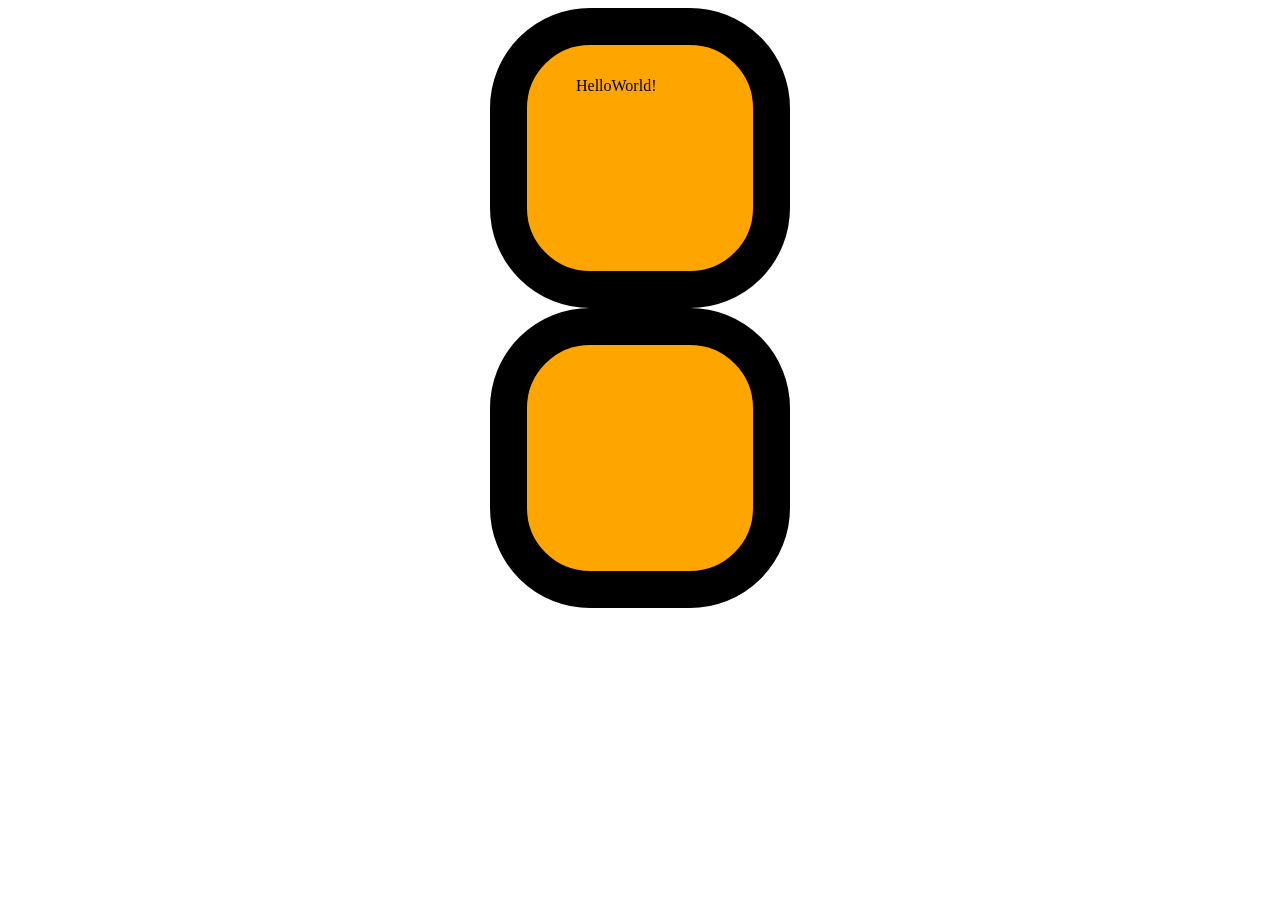
<file: boxmodel/index.html>
<!DOCTYPE html>
<html lang="en">
<head>
    <link rel="stylesheet" href="css.css">
    <meta charset="UTF-8">
    <meta name="viewport" content="width=device-width, initial-scale=1.0">
    <title>Document</title>
</head>
<body>
    <div class="container" style= "width: 300px; height: 300px; background-color: orange;">
        HelloWorld!

    </div>

    <div class="special" style= "width: 300px; height: 300px; background-color: orange; margin-top: 50 px">
        </div>
</body>
</html>
</file>
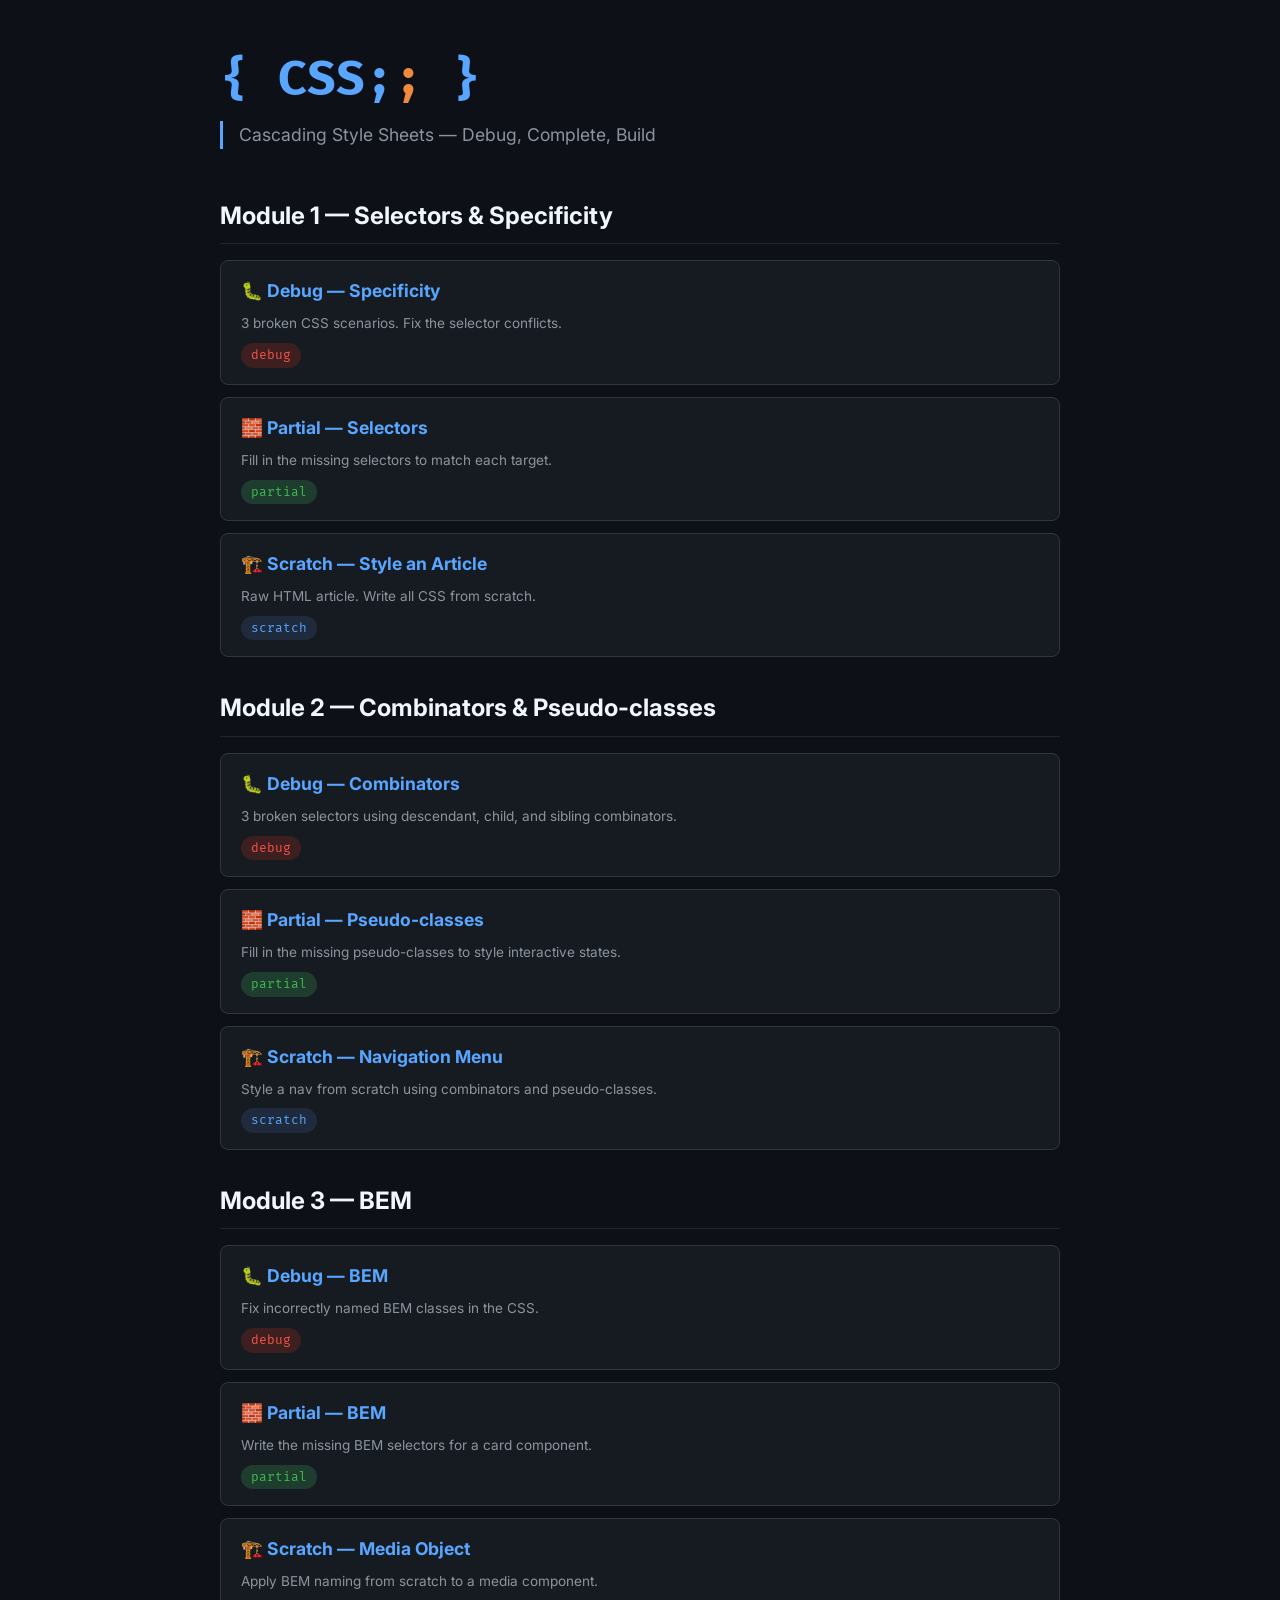
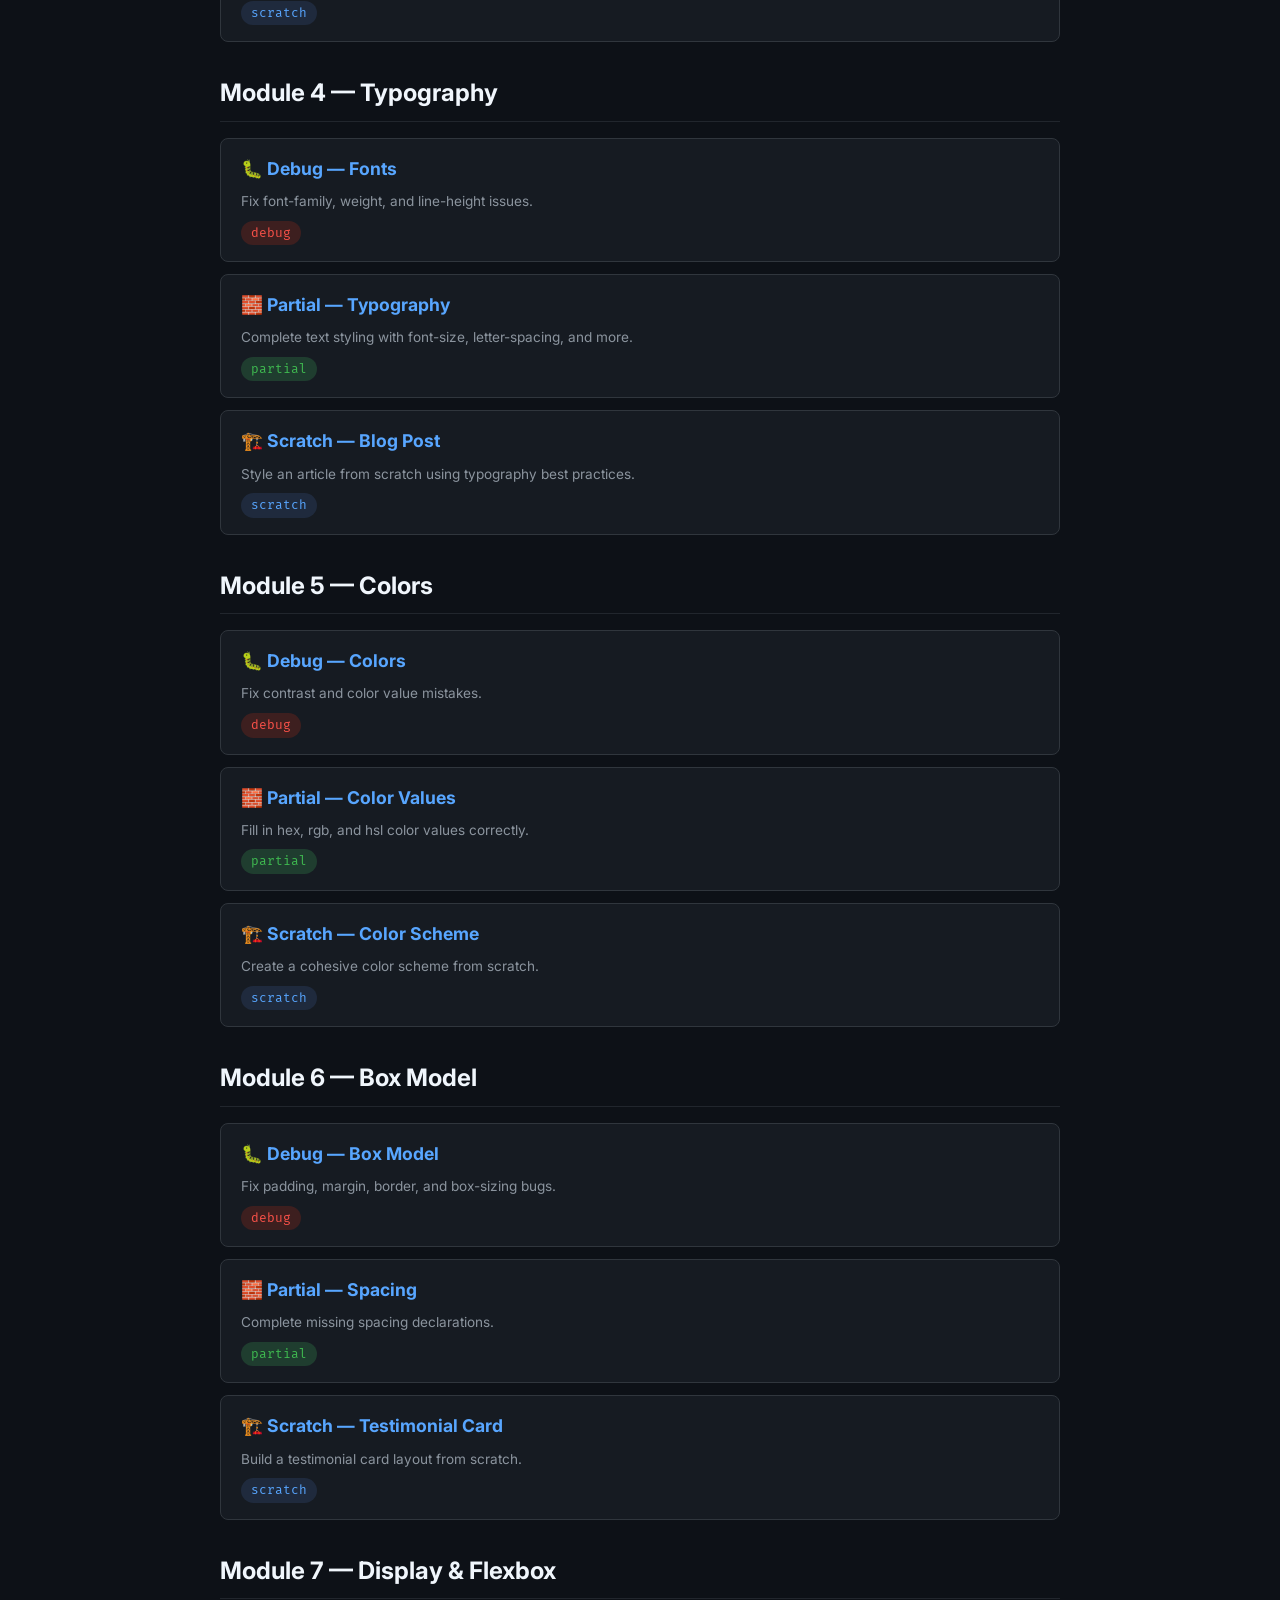
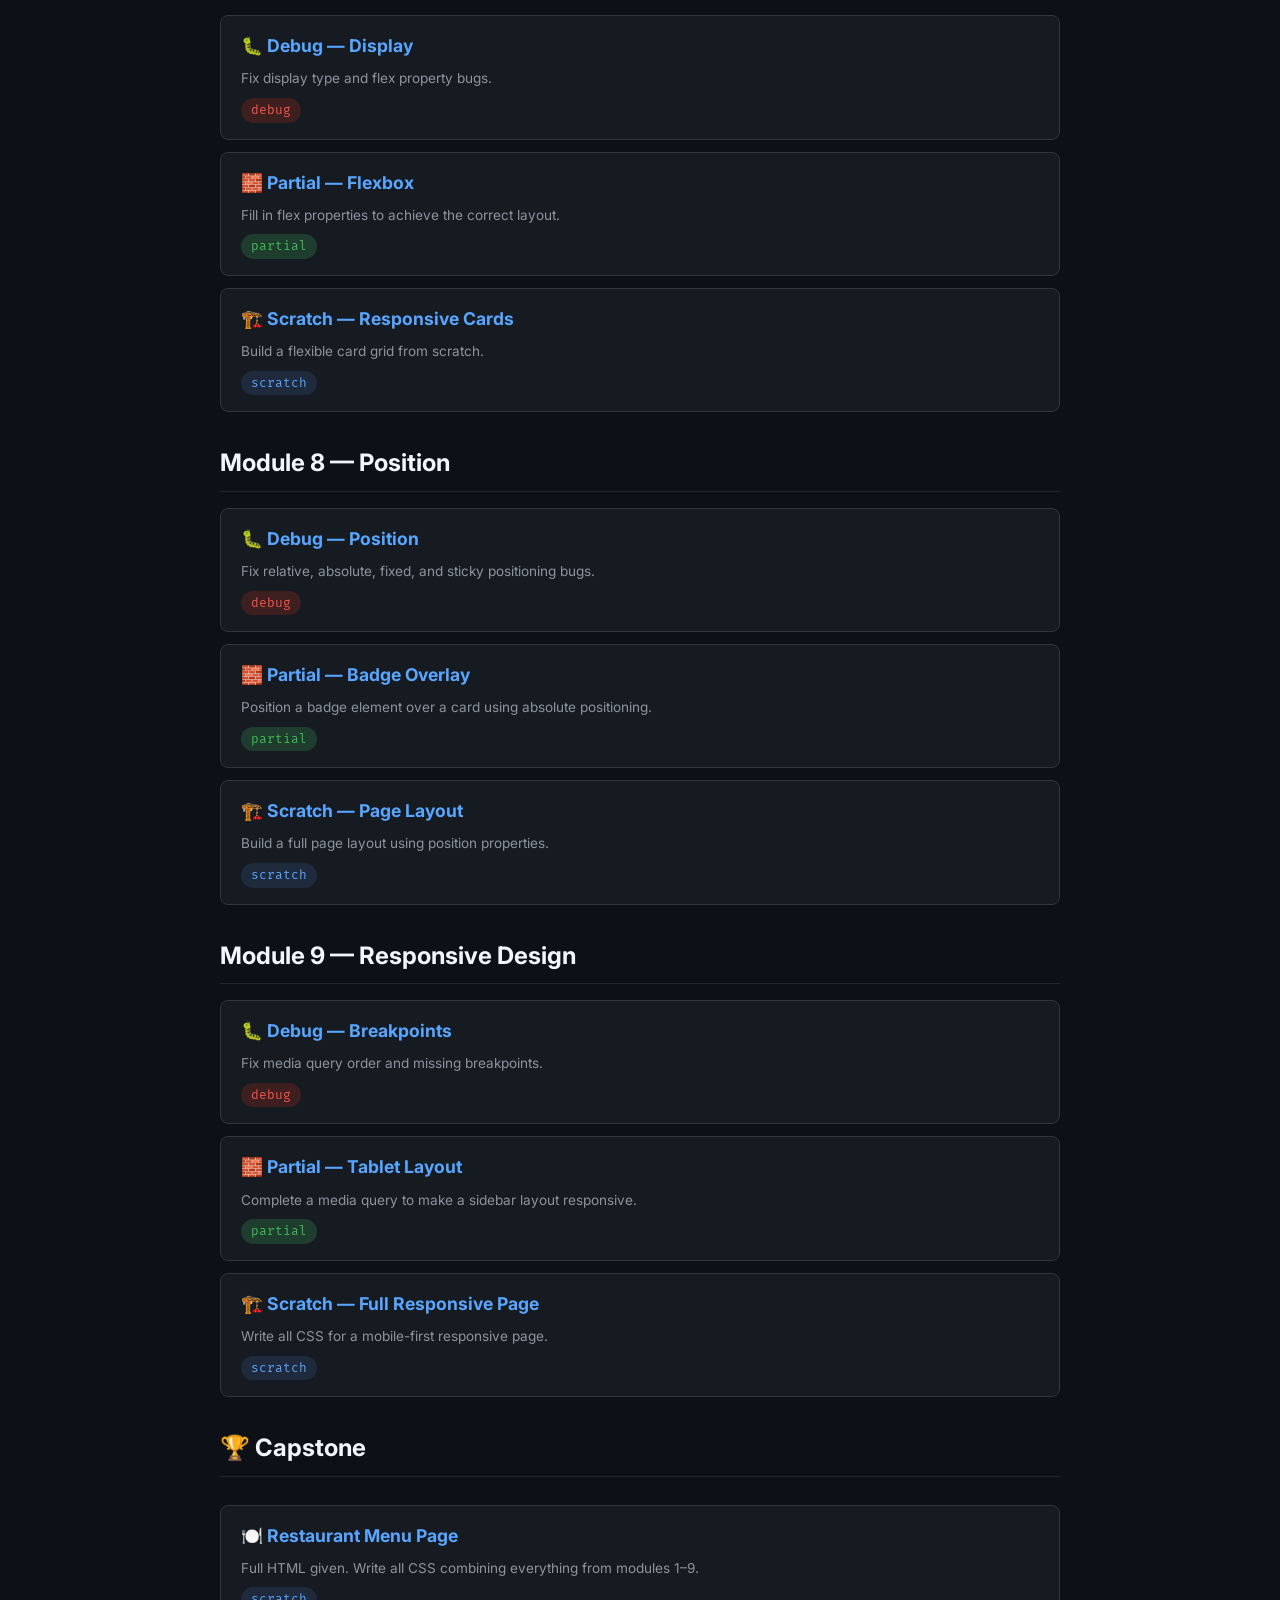
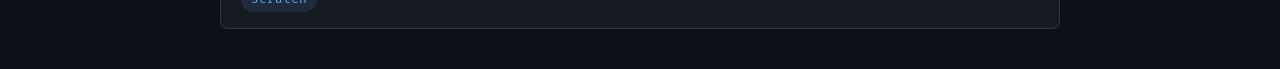
<file: css-ex/index.html>
<!DOCTYPE html>
<html lang="en">
<head>
  <meta charset="UTF-8">
  <meta name="viewport" content="width=device-width, initial-scale=1.0">
  <title>{ CSS; } — Course Hub</title>
  <link rel="preconnect" href="https://fonts.googleapis.com">
  <link href="https://fonts.googleapis.com/css2?family=Fira+Mono:wght@500;700&family=Inter:wght@400;600;700&display=swap" rel="stylesheet">
  <style>
    * { margin: 0; padding: 0; box-sizing: border-box; }
    body { font-family: 'Inter', sans-serif; background: #0d1117; color: #e6edf3; line-height: 1.6; padding: 40px 24px; }
    .container { max-width: 840px; margin: 0 auto; }
    h1 { font-family: 'Fira Mono', monospace; font-size: 3rem; color: #58a6ff; margin-bottom: 4px; }
    h1 span { color: #f0883e; }
    .subtitle { color: #8b949e; font-size: 1.1rem; margin-bottom: 48px; border-left: 3px solid #58a6ff; padding-left: 16px; }
    h2 { font-size: 1.5rem; color: #f0f6fc; margin: 32px 0 16px; padding-bottom: 8px; border-bottom: 1px solid #21262d; }
    .module-grid { display: flex; flex-direction: column; gap: 12px; }
    .module { background: #161b22; border: 1px solid #30363d; border-radius: 8px; padding: 16px 20px; transition: border-color 0.2s; }
    .module:hover { border-color: #58a6ff; }
    .module h3 { font-size: 1.1rem; margin-bottom: 8px; }
    .module h3 a { color: #58a6ff; text-decoration: none; }
    .module h3 a:hover { text-decoration: underline; }
    .module .meta { font-size: 0.85rem; color: #8b949e; }
    .ex-list { display: flex; gap: 8px; flex-wrap: wrap; margin-top: 8px; }
    .ex-tag { font-family: 'Fira Mono', monospace; font-size: 0.8rem; padding: 2px 10px; border-radius: 20px; background: #21262d; color: #8b949e; }
    .ex-tag.debug { background: #3d1f1f; color: #f85149; }
    .ex-tag.partial { background: #1f3d2f; color: #3fb950; }
    .ex-tag.scratch { background: #1f2a3d; color: #58a6ff; }
    .capstone { margin-top: 12px; }
  </style>
</head>
<body>
  <div class="container">
    <h1>{ CSS;<span>;</span> }</h1>
    <div class="subtitle">Cascading Style Sheets — Debug, Complete, Build</div>

    <h2>Module 1 — Selectors &amp; Specificity</h2>
    <div class="module-grid">
      <div class="module">
        <h3><a href="exercises/module-01-selectors/exercise-specificity.html">🐛 Debug — Specificity</a></h3>
        <div class="meta">3 broken CSS scenarios. Fix the selector conflicts.</div>
        <div class="ex-list"><span class="ex-tag debug">debug</span></div>
      </div>
      <div class="module">
        <h3><a href="exercises/module-01-selectors/partial-selectors.html">🧱 Partial — Selectors</a></h3>
        <div class="meta">Fill in the missing selectors to match each target.</div>
        <div class="ex-list"><span class="ex-tag partial">partial</span></div>
      </div>
      <div class="module">
        <h3><a href="exercises/module-01-selectors/scratch-style-article.html">🏗️ Scratch — Style an Article</a></h3>
        <div class="meta">Raw HTML article. Write all CSS from scratch.</div>
        <div class="ex-list"><span class="ex-tag scratch">scratch</span></div>
      </div>
    </div>

    <h2>Module 2 — Combinators &amp; Pseudo-classes</h2>
    <div class="module-grid">
      <div class="module">
        <h3><a href="exercises/module-02-combinators/exercise-combinators.html">🐛 Debug — Combinators</a></h3>
        <div class="meta">3 broken selectors using descendant, child, and sibling combinators.</div>
        <div class="ex-list"><span class="ex-tag debug">debug</span></div>
      </div>
      <div class="module">
        <h3><a href="exercises/module-02-combinators/partial-pseudo.html">🧱 Partial — Pseudo-classes</a></h3>
        <div class="meta">Fill in the missing pseudo-classes to style interactive states.</div>
        <div class="ex-list"><span class="ex-tag partial">partial</span></div>
      </div>
      <div class="module">
        <h3><a href="exercises/module-02-combinators/scratch-menu.html">🏗️ Scratch — Navigation Menu</a></h3>
        <div class="meta">Style a nav from scratch using combinators and pseudo-classes.</div>
        <div class="ex-list"><span class="ex-tag scratch">scratch</span></div>
      </div>
    </div>

    <h2>Module 3 — BEM</h2>
    <div class="module-grid">
      <div class="module">
        <h3><a href="exercises/module-03-bem/exercise-bem.html">🐛 Debug — BEM</a></h3>
        <div class="meta">Fix incorrectly named BEM classes in the CSS.</div>
        <div class="ex-list"><span class="ex-tag debug">debug</span></div>
      </div>
      <div class="module">
        <h3><a href="exercises/module-03-bem/partial-bem.html">🧱 Partial — BEM</a></h3>
        <div class="meta">Write the missing BEM selectors for a card component.</div>
        <div class="ex-list"><span class="ex-tag partial">partial</span></div>
      </div>
      <div class="module">
        <h3><a href="exercises/module-03-bem/scratch-bem.html">🏗️ Scratch — Media Object</a></h3>
        <div class="meta">Apply BEM naming from scratch to a media component.</div>
        <div class="ex-list"><span class="ex-tag scratch">scratch</span></div>
      </div>
    </div>

    <h2>Module 4 — Typography</h2>
    <div class="module-grid">
      <div class="module">
        <h3><a href="exercises/module-04-typography/exercise-font.html">🐛 Debug — Fonts</a></h3>
        <div class="meta">Fix font-family, weight, and line-height issues.</div>
        <div class="ex-list"><span class="ex-tag debug">debug</span></div>
      </div>
      <div class="module">
        <h3><a href="exercises/module-04-typography/partial-typography.html">🧱 Partial — Typography</a></h3>
        <div class="meta">Complete text styling with font-size, letter-spacing, and more.</div>
        <div class="ex-list"><span class="ex-tag partial">partial</span></div>
      </div>
      <div class="module">
        <h3><a href="exercises/module-04-typography/scratch-blog-post.html">🏗️ Scratch — Blog Post</a></h3>
        <div class="meta">Style an article from scratch using typography best practices.</div>
        <div class="ex-list"><span class="ex-tag scratch">scratch</span></div>
      </div>
    </div>

    <h2>Module 5 — Colors</h2>
    <div class="module-grid">
      <div class="module">
        <h3><a href="exercises/module-05-colors/exercise-color.html">🐛 Debug — Colors</a></h3>
        <div class="meta">Fix contrast and color value mistakes.</div>
        <div class="ex-list"><span class="ex-tag debug">debug</span></div>
      </div>
      <div class="module">
        <h3><a href="exercises/module-05-colors/partial-color-values.html">🧱 Partial — Color Values</a></h3>
        <div class="meta">Fill in hex, rgb, and hsl color values correctly.</div>
        <div class="ex-list"><span class="ex-tag partial">partial</span></div>
      </div>
      <div class="module">
        <h3><a href="exercises/module-05-colors/scratch-color-scheme.html">🏗️ Scratch — Color Scheme</a></h3>
        <div class="meta">Create a cohesive color scheme from scratch.</div>
        <div class="ex-list"><span class="ex-tag scratch">scratch</span></div>
      </div>
    </div>

    <h2>Module 6 — Box Model</h2>
    <div class="module-grid">
      <div class="module">
        <h3><a href="exercises/module-06-box-model/exercise-box.html">🐛 Debug — Box Model</a></h3>
        <div class="meta">Fix padding, margin, border, and box-sizing bugs.</div>
        <div class="ex-list"><span class="ex-tag debug">debug</span></div>
      </div>
      <div class="module">
        <h3><a href="exercises/module-06-box-model/partial-spacing.html">🧱 Partial — Spacing</a></h3>
        <div class="meta">Complete missing spacing declarations.</div>
        <div class="ex-list"><span class="ex-tag partial">partial</span></div>
      </div>
      <div class="module">
        <h3><a href="exercises/module-06-box-model/scratch-testimonial.html">🏗️ Scratch — Testimonial Card</a></h3>
        <div class="meta">Build a testimonial card layout from scratch.</div>
        <div class="ex-list"><span class="ex-tag scratch">scratch</span></div>
      </div>
    </div>

    <h2>Module 7 — Display &amp; Flexbox</h2>
    <div class="module-grid">
      <div class="module">
        <h3><a href="exercises/module-07-display-flexbox/exercise-display.html">🐛 Debug — Display</a></h3>
        <div class="meta">Fix display type and flex property bugs.</div>
        <div class="ex-list"><span class="ex-tag debug">debug</span></div>
      </div>
      <div class="module">
        <h3><a href="exercises/module-07-display-flexbox/partial-flexbox.html">🧱 Partial — Flexbox</a></h3>
        <div class="meta">Fill in flex properties to achieve the correct layout.</div>
        <div class="ex-list"><span class="ex-tag partial">partial</span></div>
      </div>
      <div class="module">
        <h3><a href="exercises/module-07-display-flexbox/scratch-responsive-cards.html">🏗️ Scratch — Responsive Cards</a></h3>
        <div class="meta">Build a flexible card grid from scratch.</div>
        <div class="ex-list"><span class="ex-tag scratch">scratch</span></div>
      </div>
    </div>

    <h2>Module 8 — Position</h2>
    <div class="module-grid">
      <div class="module">
        <h3><a href="exercises/module-08-position/exercise-position.html">🐛 Debug — Position</a></h3>
        <div class="meta">Fix relative, absolute, fixed, and sticky positioning bugs.</div>
        <div class="ex-list"><span class="ex-tag debug">debug</span></div>
      </div>
      <div class="module">
        <h3><a href="exercises/module-08-position/partial-badge.html">🧱 Partial — Badge Overlay</a></h3>
        <div class="meta">Position a badge element over a card using absolute positioning.</div>
        <div class="ex-list"><span class="ex-tag partial">partial</span></div>
      </div>
      <div class="module">
        <h3><a href="exercises/module-08-position/scratch-page-layout.html">🏗️ Scratch — Page Layout</a></h3>
        <div class="meta">Build a full page layout using position properties.</div>
        <div class="ex-list"><span class="ex-tag scratch">scratch</span></div>
      </div>
    </div>

    <h2>Module 9 — Responsive Design</h2>
    <div class="module-grid">
      <div class="module">
        <h3><a href="exercises/module-09-responsive/exercise-breakpoints.html">🐛 Debug — Breakpoints</a></h3>
        <div class="meta">Fix media query order and missing breakpoints.</div>
        <div class="ex-list"><span class="ex-tag debug">debug</span></div>
      </div>
      <div class="module">
        <h3><a href="exercises/module-09-responsive/partial-tablet.html">🧱 Partial — Tablet Layout</a></h3>
        <div class="meta">Complete a media query to make a sidebar layout responsive.</div>
        <div class="ex-list"><span class="ex-tag partial">partial</span></div>
      </div>
      <div class="module">
        <h3><a href="exercises/module-09-responsive/scratch-full-responsive.css">🏗️ Scratch — Full Responsive Page</a></h3>
        <div class="meta">Write all CSS for a mobile-first responsive page.</div>
        <div class="ex-list"><span class="ex-tag scratch">scratch</span></div>
      </div>
    </div>

    <h2>🏆 Capstone</h2>
    <div class="module-grid">
      <div class="module capstone">
        <h3><a href="exercises/capstone-restaurant/index.html">🍽️ Restaurant Menu Page</a></h3>
        <div class="meta">Full HTML given. Write all CSS combining everything from modules 1–9.</div>
        <div class="ex-list"><span class="ex-tag scratch">scratch</span></div>
      </div>
    </div>
  </div>
</body>
</html>
</file>
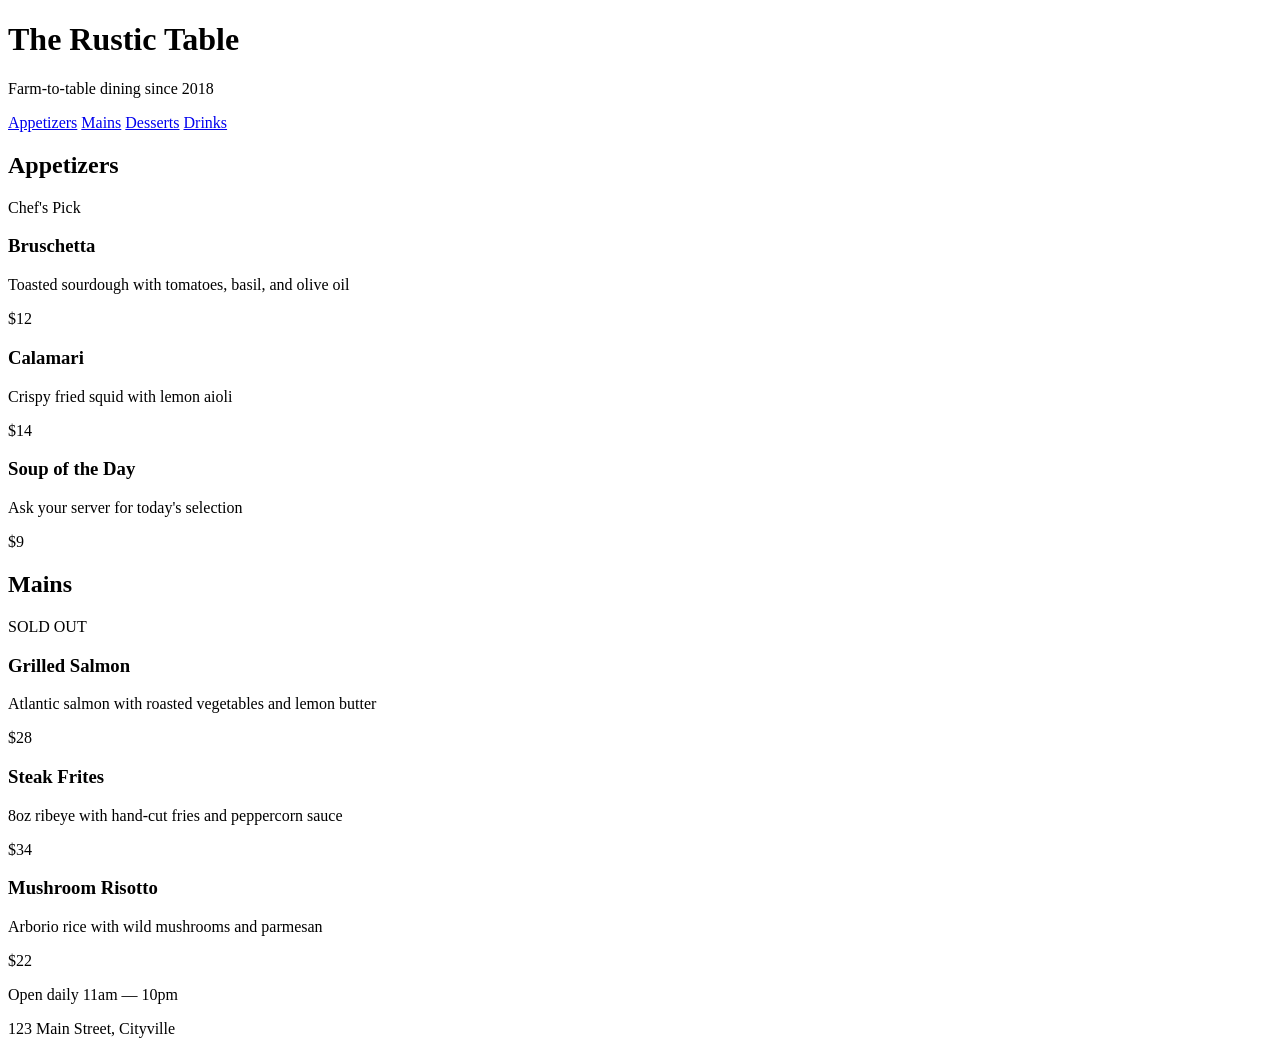
<file: css-ex/exercises/capstone-restaurant/index.html>
<!DOCTYPE html>
<html lang="en">
<head>
  <meta charset="UTF-8">
  <meta name="viewport" content="width=device-width, initial-scale=1.0">
  <title>🍽️ Restaurant Menu</title>
  <link rel="stylesheet" href="style.css">
</head>
<body>

  <header class="header">
    <h1 class="header__title">The Rustic Table</h1>
    <p class="header__subtitle">Farm-to-table dining since 2018</p>
  </header>

  <nav class="nav">
    <a href="#" class="nav__link">Appetizers</a>
    <a href="#" class="nav__link">Mains</a>
    <a href="#" class="nav__link">Desserts</a>
    <a href="#" class="nav__link">Drinks</a>
  </nav>

  <main class="menu">
    <section class="menu__section">
      <h2 class="menu__heading">Appetizers</h2>
      <div class="menu__grid">
        <div class="menu-item">
          <span class="menu-item__badge">Chef's Pick</span>
          <h3 class="menu-item__name">Bruschetta</h3>
          <p class="menu-item__desc">Toasted sourdough with tomatoes, basil, and olive oil</p>
          <span class="menu-item__price">$12</span>
        </div>
        <div class="menu-item">
          <h3 class="menu-item__name">Calamari</h3>
          <p class="menu-item__desc">Crispy fried squid with lemon aioli</p>
          <span class="menu-item__price">$14</span>
        </div>
        <div class="menu-item">
          <h3 class="menu-item__name">Soup of the Day</h3>
          <p class="menu-item__desc">Ask your server for today's selection</p>
          <span class="menu-item__price">$9</span>
        </div>
      </div>
    </section>

    <section class="menu__section">
      <h2 class="menu__heading">Mains</h2>
      <div class="menu__grid">
        <div class="menu-item">
          <span class="menu-item__badge menu-item__badge--sold">SOLD OUT</span>
          <h3 class="menu-item__name">Grilled Salmon</h3>
          <p class="menu-item__desc">Atlantic salmon with roasted vegetables and lemon butter</p>
          <span class="menu-item__price">$28</span>
        </div>
        <div class="menu-item">
          <h3 class="menu-item__name">Steak Frites</h3>
          <p class="menu-item__desc">8oz ribeye with hand-cut fries and peppercorn sauce</p>
          <span class="menu-item__price">$34</span>
        </div>
        <div class="menu-item">
          <h3 class="menu-item__name">Mushroom Risotto</h3>
          <p class="menu-item__desc">Arborio rice with wild mushrooms and parmesan</p>
          <span class="menu-item__price">$22</span>
        </div>
      </div>
    </section>
  </main>

  <footer class="footer">
    <p class="footer__text">Open daily 11am — 10pm</p>
    <p class="footer__text">123 Main Street, Cityville</p>
  </footer>

</body>
</html>
</file>
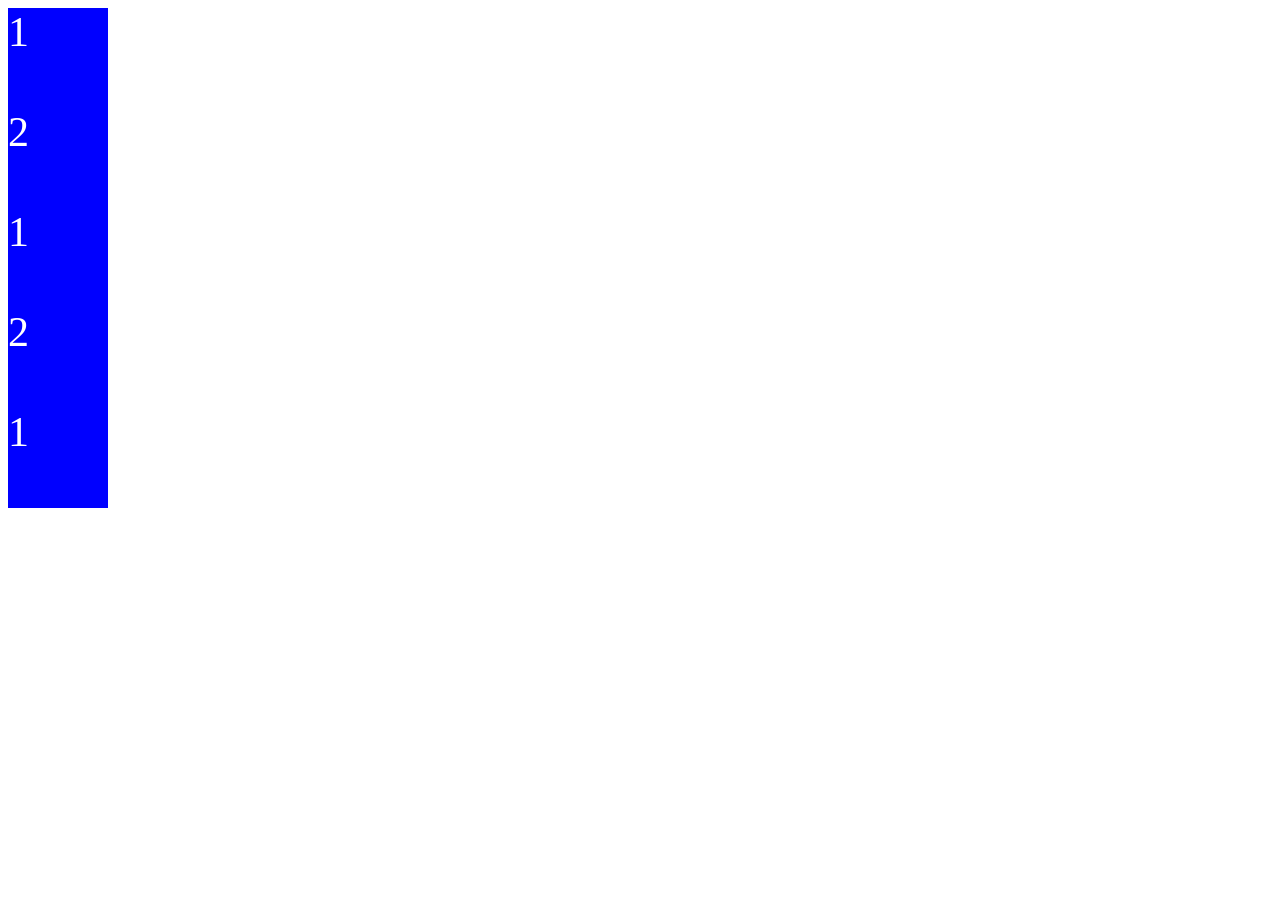
<file: flex/style.html>
<!DOCTYPE html>
<html lang="en">
<head>
    <meta charset="UTF-8">
    <meta name="viewport" content="width=device-width, initial-scale=1.0">
    <title>Document</title>
    <link rel="stylesheet" href="style.css">
</head>
<body>
     <div class="container">
      <div class="box">1</div>
      <div class="box">2</div>
      <div class="box">1</div>
      <div class="box">2</div>
      <div class="box">1</div>
      
    </div>
</body>
</html>
</file>
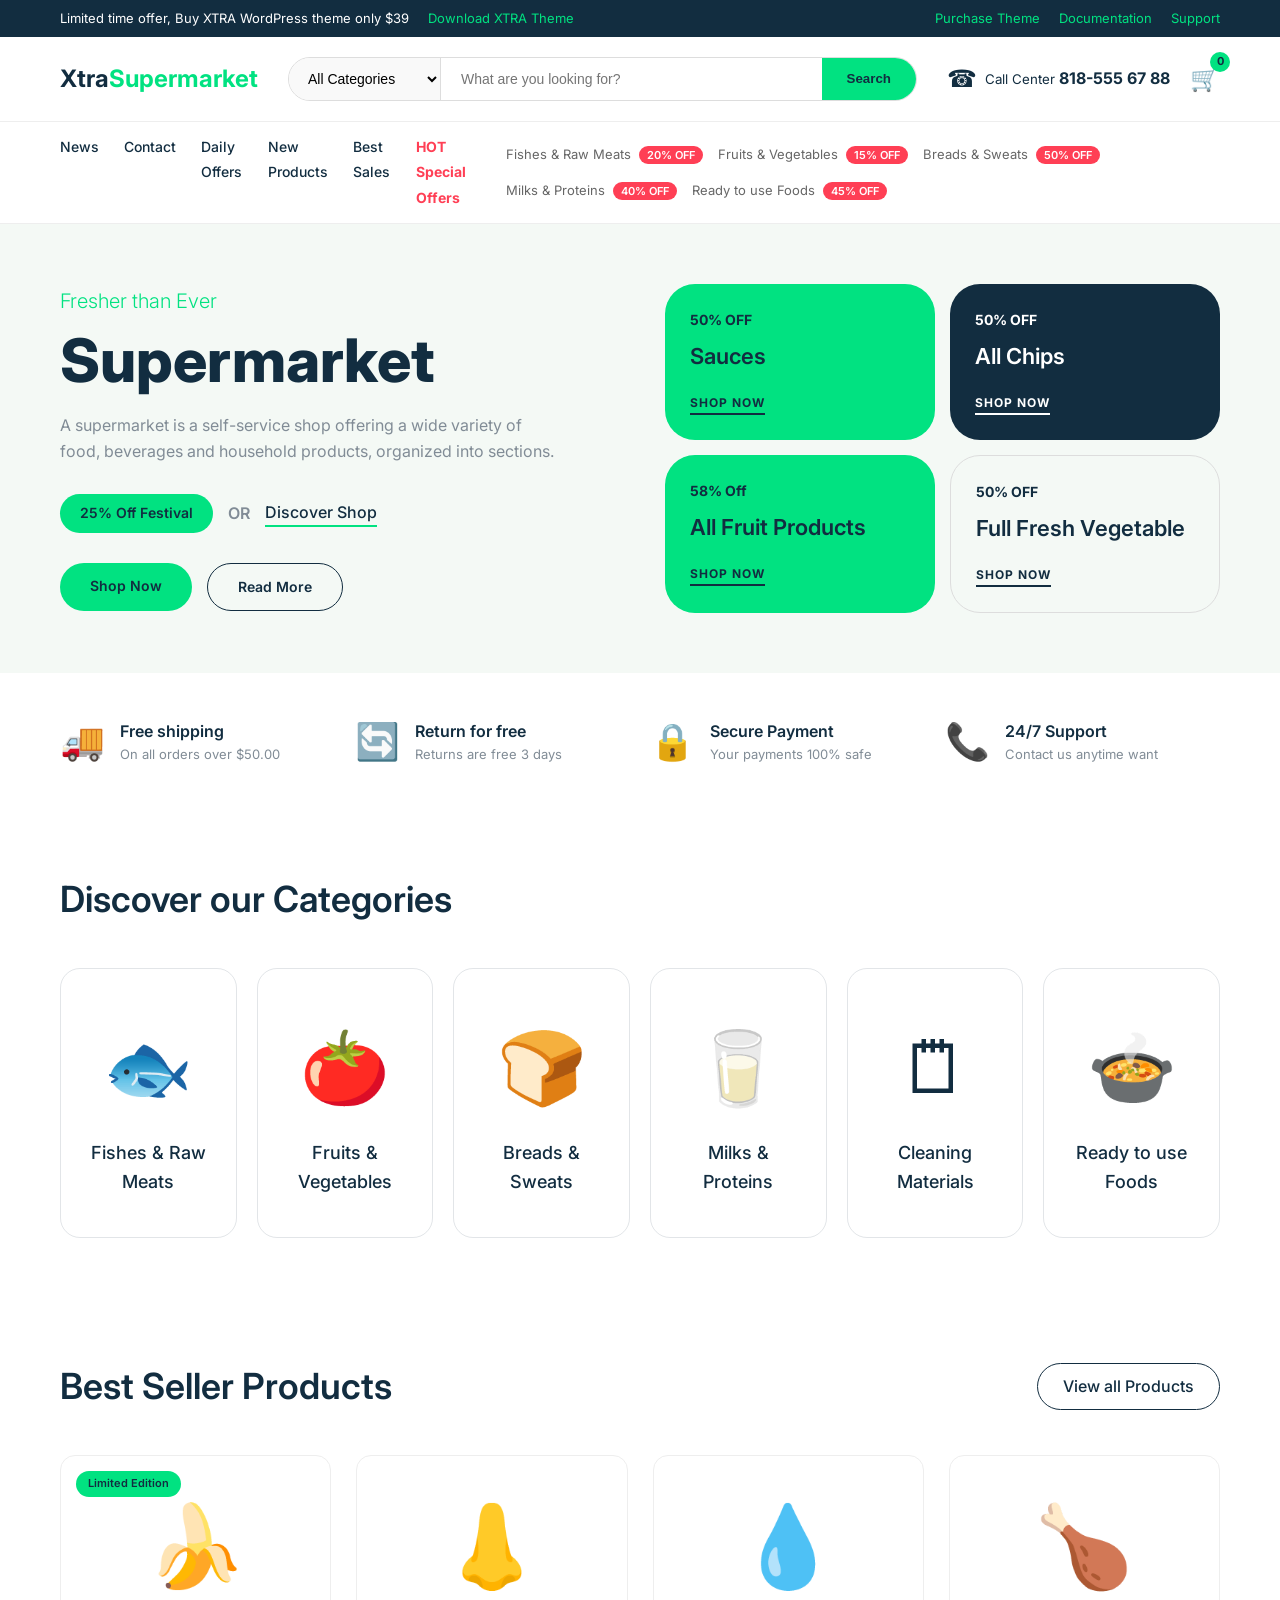
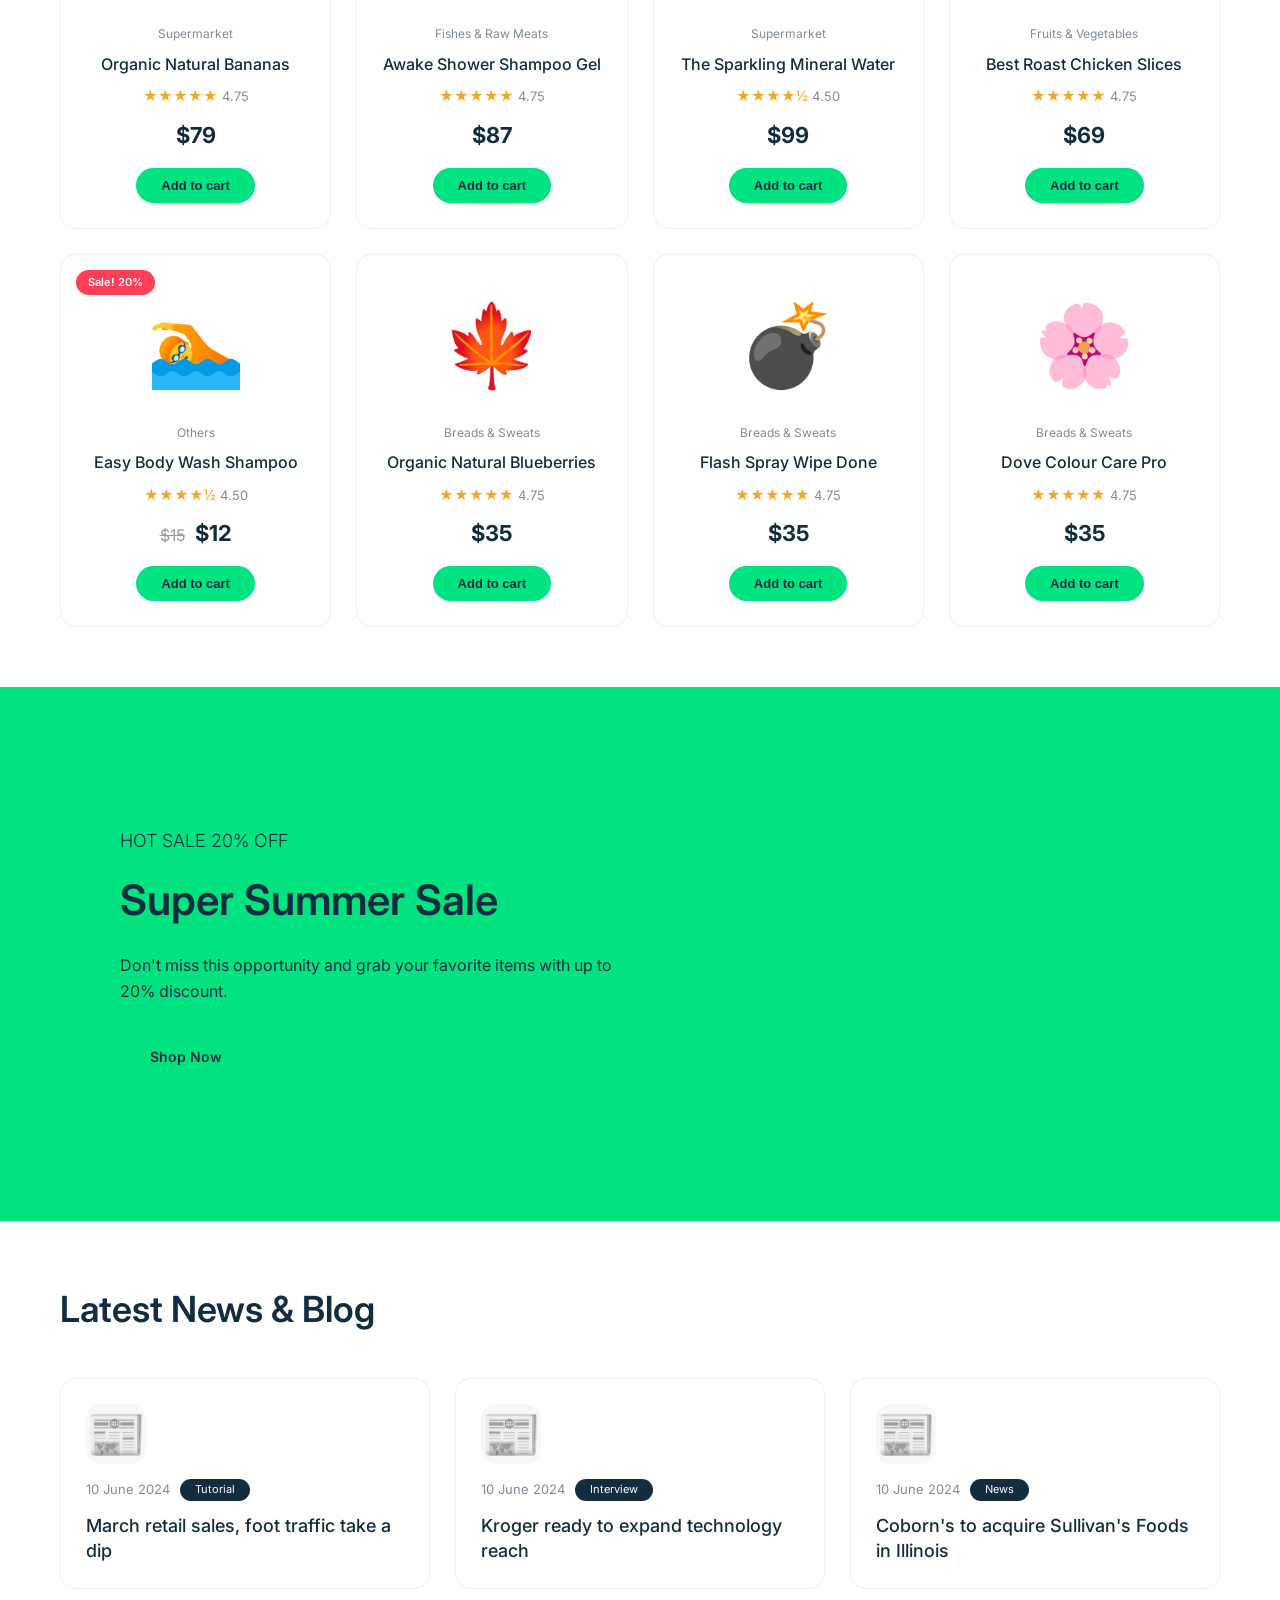
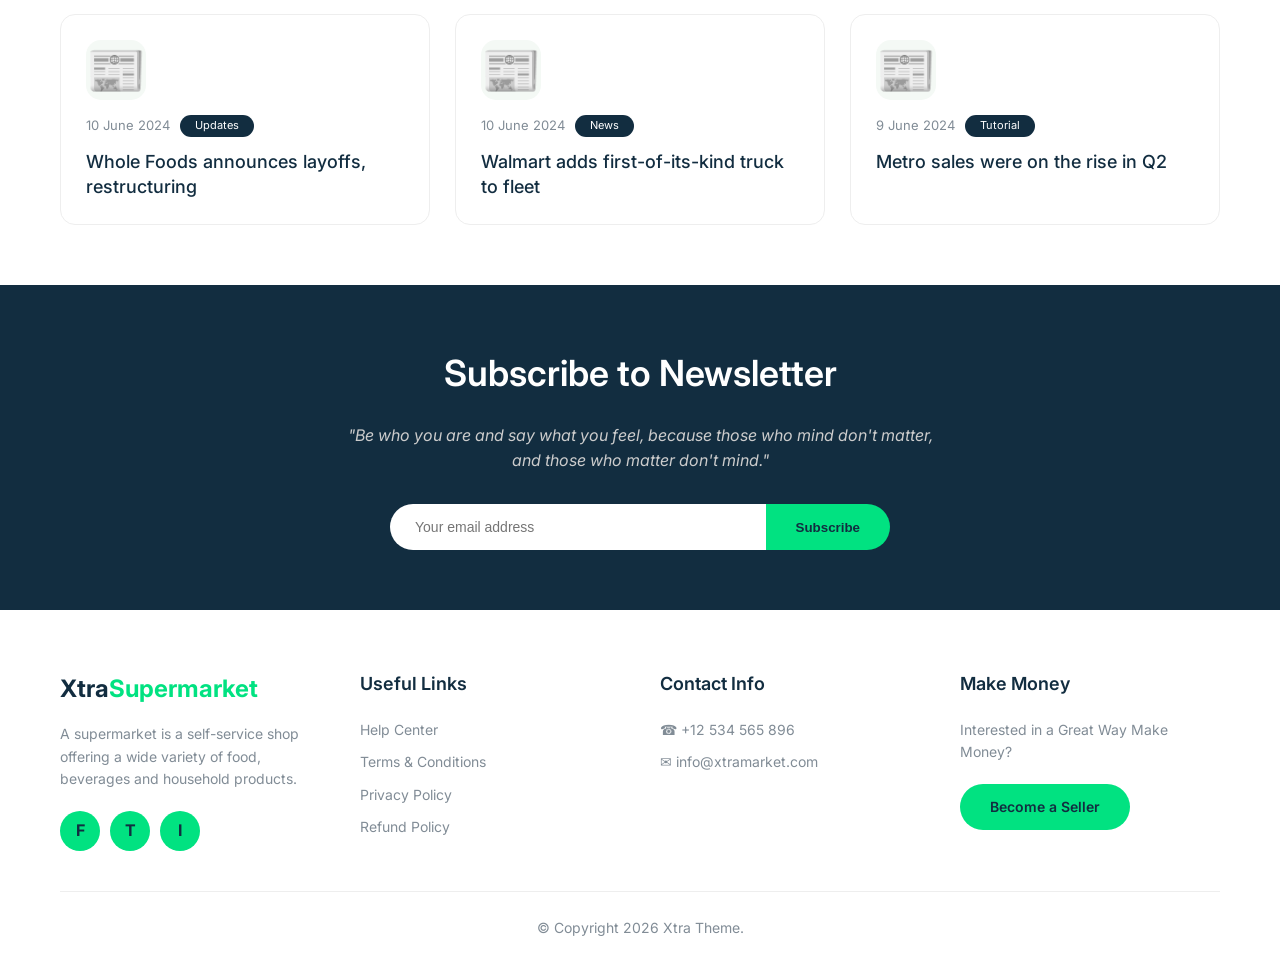
<file: project/my-website.html>
<!DOCTYPE html>
<html lang="en">
<head>
  <meta charset="UTF-8">
  <meta name="viewport" content="width=device-width, initial-scale=1.0">
  <title>Supermarket</title>
  <link rel="stylesheet" href="my-website.css">
  <link rel="preconnect" href="https://fonts.googleapis.com">
  <link href="https://fonts.googleapis.com/css2?family=Inter:wght@300;400;500;600;700;800&display=swap" rel="stylesheet">
</head>
<body>

  <div class="top-bar">
    <div class="container">
      <div class="top-bar-left">
        <span>Limited time offer, Buy XTRA WordPress theme only $39</span>
        <a href="#">Download XTRA Theme</a>
      </div>
      <div class="top-bar-right">
        <a href="#">Purchase Theme</a>
        <a href="#">Documentation</a>
        <a href="#">Support</a>
      </div>
    </div>
  </div>

  <header class="header">
    <div class="container">
      <div class="header-inner">
        <div class="logo">
          <a href="#">Xtra<span class="logo-highlight">Supermarket</span></a>
        </div>
        <div class="search-bar">
          <div class="search-categories">
            <select>
              <option>All Categories</option>
              <option>Fishes & Meats</option>
              <option>Vegetables</option>
              <option>Milks & Proteins</option>
              <option>Cleaning Tools</option>
            </select>
          </div>
          <input type="text" placeholder="What are you looking for?">
          <button class="search-btn">Search</button>
        </div>
        <div class="header-actions">
          <div class="header-icon">
            <span class="icon">&#9742;</span>
            <div>
              <small>Call Center</small>
              <strong>818-555 67 88</strong>
            </div>
          </div>
          <div class="header-icon cart-icon">
            <span class="icon cart-count" data-count="0">&#128722;</span>
          </div>
        </div>
      </div>
    </div>
  </header>

  <nav class="navbar">
    <div class="container">
      <ul class="nav-menu">
        <li><a href="#">News</a></li>
        <li><a href="#">Contact</a></li>
        <li><a href="#">Daily Offers</a></li>
        <li><a href="#">New Products</a></li>
        <li><a href="#">Best Sales</a></li>
        <li><a href="#" class="hot">HOT Special Offers</a></li>
      </ul>
      <div class="nav-promos">
        <span class="promo-item">Fishes & Raw Meats <span class="discount">20% OFF</span></span>
        <span class="promo-item">Fruits & Vegetables <span class="discount">15% OFF</span></span>
        <span class="promo-item">Breads & Sweats <span class="discount">50% OFF</span></span>
        <span class="promo-item">Milks & Proteins <span class="discount">40% OFF</span></span>
        <span class="promo-item">Ready to use Foods <span class="discount">45% OFF</span></span>
      </div>
    </div>
  </nav>

  <section class="hero">
    <div class="container">
      <div class="hero-content">
        <div class="hero-text">
          <h4>Fresher than Ever</h4>
          <h1>Supermarket</h1>
          <p>A supermarket is a self-service shop offering a wide variety of food, beverages and household products, organized into sections.</p>
          <div class="hero-badges">
            <span class="badge green">25% Off Festival</span>
            <span class="badge-or">OR</span>
            <a href="#" class="badge-link">Discover Shop</a>
          </div>
          <div class="hero-buttons">
            <a href="#" class="btn btn-primary">Shop Now</a>
            <a href="#" class="btn btn-outline">Read More</a>
          </div>
        </div>
        <div class="hero-image">
          <div class="hero-card green-card">
            <span class="hero-discount">50% OFF</span>
            <h3>Sauces</h3>
            <a href="#" class="shop-link">SHOP NOW</a>
          </div>
          <div class="hero-card dark-card">
            <span class="hero-discount">50% OFF</span>
            <h3>All Chips</h3>
            <a href="#" class="shop-link">SHOP NOW</a>
          </div>
          <div class="hero-card green-card">
            <span class="hero-discount">58% Off</span>
            <h3>All Fruit Products</h3>
            <a href="#" class="shop-link">SHOP NOW</a>
          </div>
          <div class="hero-card light-card">
            <span class="hero-discount">50% OFF</span>
            <h3>Full Fresh Vegetable</h3>
            <a href="#" class="shop-link">SHOP NOW</a>
          </div>
        </div>
      </div>
    </div>
  </section>

  <section class="features">
    <div class="container">
      <div class="features-grid">
        <div class="feature-item">
          <div class="feature-icon">&#128666;</div>
          <div>
            <h4>Free shipping</h4>
            <p>On all orders over $50.00</p>
          </div>
        </div>
        <div class="feature-item">
          <div class="feature-icon">&#128260;</div>
          <div>
            <h4>Return for free</h4>
            <p>Returns are free 3 days</p>
          </div>
        </div>
        <div class="feature-item">
          <div class="feature-icon">&#128274;</div>
          <div>
            <h4>Secure Payment</h4>
            <p>Your payments 100% safe</p>
          </div>
        </div>
        <div class="feature-item">
          <div class="feature-icon">&#128222;</div>
          <div>
            <h4>24/7 Support</h4>
            <p>Contact us anytime want</p>
          </div>
        </div>
      </div>
    </div>
  </section>

  <section class="categories">
    <div class="container">
      <div class="section-header">
        <h2>Discover our Categories</h2>
      </div>
      <div class="categories-grid">
        <div class="category-card">
          <div class="cat-icon">&#128031;</div>
          <h3>Fishes & Raw Meats</h3>
        </div>
        <div class="category-card">
          <div class="cat-icon">&#127813;</div>
          <h3>Fruits & Vegetables</h3>
        </div>
        <div class="category-card">
          <div class="cat-icon">&#127838;</div>
          <h3>Breads & Sweats</h3>
        </div>
        <div class="category-card">
          <div class="cat-icon">&#129371;</div>
          <h3>Milks & Proteins</h3>
        </div>
        <div class="category-card">
          <div class="cat-icon">&#128466;</div>
          <h3>Cleaning Materials</h3>
        </div>
        <div class="category-card">
          <div class="cat-icon">&#127858;</div>
          <h3>Ready to use Foods</h3>
        </div>
      </div>
    </div>
  </section>

  <section class="products">
    <div class="container">
      <div class="section-header">
        <h2>Best Seller Products</h2>
        <a href="#" class="view-all">View all Products</a>
      </div>
      <div class="products-grid">
        <div class="product-card">
          <div class="product-badge">Limited Edition</div>
          <div class="product-img">&#127820;</div>
          <div class="product-category">Supermarket</div>
          <h3>Organic Natural Bananas</h3>
          <div class="rating">★★★★★ <span>4.75</span></div>
          <div class="price">$79</div>
          <button class="add-to-cart">Add to cart</button>
        </div>
        <div class="product-card">
          <div class="product-img">&#128067;</div>
          <div class="product-category">Fishes & Raw Meats</div>
          <h3>Awake Shower Shampoo Gel</h3>
          <div class="rating">★★★★★ <span>4.75</span></div>
          <div class="price">$87</div>
          <button class="add-to-cart">Add to cart</button>
        </div>
        <div class="product-card">
          <div class="product-img">&#128167;</div>
          <div class="product-category">Supermarket</div>
          <h3>The Sparkling Mineral Water</h3>
          <div class="rating">★★★★½ <span>4.50</span></div>
          <div class="price">$99</div>
          <button class="add-to-cart">Add to cart</button>
        </div>
        <div class="product-card">
          <div class="product-img">&#127831;</div>
          <div class="product-category">Fruits & Vegetables</div>
          <h3>Best Roast Chicken Slices</h3>
          <div class="rating">★★★★★ <span>4.75</span></div>
          <div class="price">$69</div>
          <button class="add-to-cart">Add to cart</button>
        </div>
        <div class="product-card sale">
          <div class="sale-tag">Sale! 20%</div>
          <div class="product-img">&#127946;</div>
          <div class="product-category">Others</div>
          <h3>Easy Body Wash Shampoo</h3>
          <div class="rating">★★★★½ <span>4.50</span></div>
          <div class="price"><span class="old-price">$15</span> $12</div>
          <button class="add-to-cart">Add to cart</button>
        </div>
        <div class="product-card">
          <div class="product-img">&#127809;</div>
          <div class="product-category">Breads & Sweats</div>
          <h3>Organic Natural Blueberries</h3>
          <div class="rating">★★★★★ <span>4.75</span></div>
          <div class="price">$35</div>
          <button class="add-to-cart">Add to cart</button>
        </div>
        <div class="product-card">
          <div class="product-img">&#128163;</div>
          <div class="product-category">Breads & Sweats</div>
          <h3>Flash Spray Wipe Done</h3>
          <div class="rating">★★★★★ <span>4.75</span></div>
          <div class="price">$35</div>
          <button class="add-to-cart">Add to cart</button>
        </div>
        <div class="product-card">
          <div class="product-img">&#127800;</div>
          <div class="product-category">Breads & Sweats</div>
          <h3>Dove Colour Care Pro</h3>
          <div class="rating">★★★★★ <span>4.75</span></div>
          <div class="price">$35</div>
          <button class="add-to-cart">Add to cart</button>
        </div>
      </div>
    </div>
  </section>

  <section class="sale-banner">
    <div class="container">
      <div class="sale-banner-content">
        <div class="sale-text">
          <h4>HOT SALE 20% OFF</h4>
          <h2>Super Summer Sale</h2>
          <p>Don't miss this opportunity and grab your favorite items with up to 20% discount.</p>
          <a href="#" class="btn btn-primary">Shop Now</a>
        </div>
      </div>
    </div>
  </section>

  <section class="blog">
    <div class="container">
      <div class="section-header">
        <h2>Latest News & Blog</h2>
      </div>
      <div class="blog-grid">
        <div class="blog-card">
          <div class="blog-img">&#128240;</div>
          <div class="blog-meta">
            <span class="blog-date">10 June 2024</span>
            <span class="blog-category">Tutorial</span>
          </div>
          <h3>March retail sales, foot traffic take a dip</h3>
        </div>
        <div class="blog-card">
          <div class="blog-img">&#128240;</div>
          <div class="blog-meta">
            <span class="blog-date">10 June 2024</span>
            <span class="blog-category">Interview</span>
          </div>
          <h3>Kroger ready to expand technology reach</h3>
        </div>
        <div class="blog-card">
          <div class="blog-img">&#128240;</div>
          <div class="blog-meta">
            <span class="blog-date">10 June 2024</span>
            <span class="blog-category">News</span>
          </div>
          <h3>Coborn's to acquire Sullivan's Foods in Illinois</h3>
        </div>
        <div class="blog-card">
          <div class="blog-img">&#128240;</div>
          <div class="blog-meta">
            <span class="blog-date">10 June 2024</span>
            <span class="blog-category">Updates</span>
          </div>
          <h3>Whole Foods announces layoffs, restructuring</h3>
        </div>
        <div class="blog-card">
          <div class="blog-img">&#128240;</div>
          <div class="blog-meta">
            <span class="blog-date">10 June 2024</span>
            <span class="blog-category">News</span>
          </div>
          <h3>Walmart adds first-of-its-kind truck to fleet</h3>
        </div>
        <div class="blog-card">
          <div class="blog-img">&#128240;</div>
          <div class="blog-meta">
            <span class="blog-date">9 June 2024</span>
            <span class="blog-category">Tutorial</span>
          </div>
          <h3>Metro sales were on the rise in Q2</h3>
        </div>
      </div>
    </div>
  </section>

  <section class="newsletter">
    <div class="container">
      <div class="newsletter-content">
        <h2>Subscribe to Newsletter</h2>
        <p>"Be who you are and say what you feel, because those who mind don't matter, and those who matter don't mind."</p>
        <form class="newsletter-form">
          <input type="email" placeholder="Your email address">
          <button type="submit">Subscribe</button>
        </form>
      </div>
    </div>
  </section>

  <footer class="footer">
    <div class="container">
      <div class="footer-grid">
        <div class="footer-col">
          <h3>Xtra<span class="logo-highlight">Supermarket</span></h3>
          <p>A supermarket is a self-service shop offering a wide variety of food, beverages and household products.</p>
          <div class="social-links">
            <a href="#">F</a>
            <a href="#">T</a>
            <a href="#">I</a>
          </div>
        </div>
        <div class="footer-col">
          <h4>Useful Links</h4>
          <ul>
            <li><a href="#">Help Center</a></li>
            <li><a href="#">Terms & Conditions</a></li>
            <li><a href="#">Privacy Policy</a></li>
            <li><a href="#">Refund Policy</a></li>
          </ul>
        </div>
        <div class="footer-col">
          <h4>Contact Info</h4>
          <ul>
            <li><span>&#9742;</span> +12 534 565 896</li>
            <li><span>&#9993;</span> info@xtramarket.com</li>
          </ul>
        </div>
        <div class="footer-col">
          <h4>Make Money</h4>
          <p>Interested in a Great Way Make Money?</p>
          <a href="#" class="btn btn-primary">Become a Seller</a>
        </div>
      </div>
      <div class="footer-bottom">
        <p>&copy; Copyright 2026 Xtra Theme.</p>
      </div>
    </div>
  </footer>

</body>
</html>
</file>
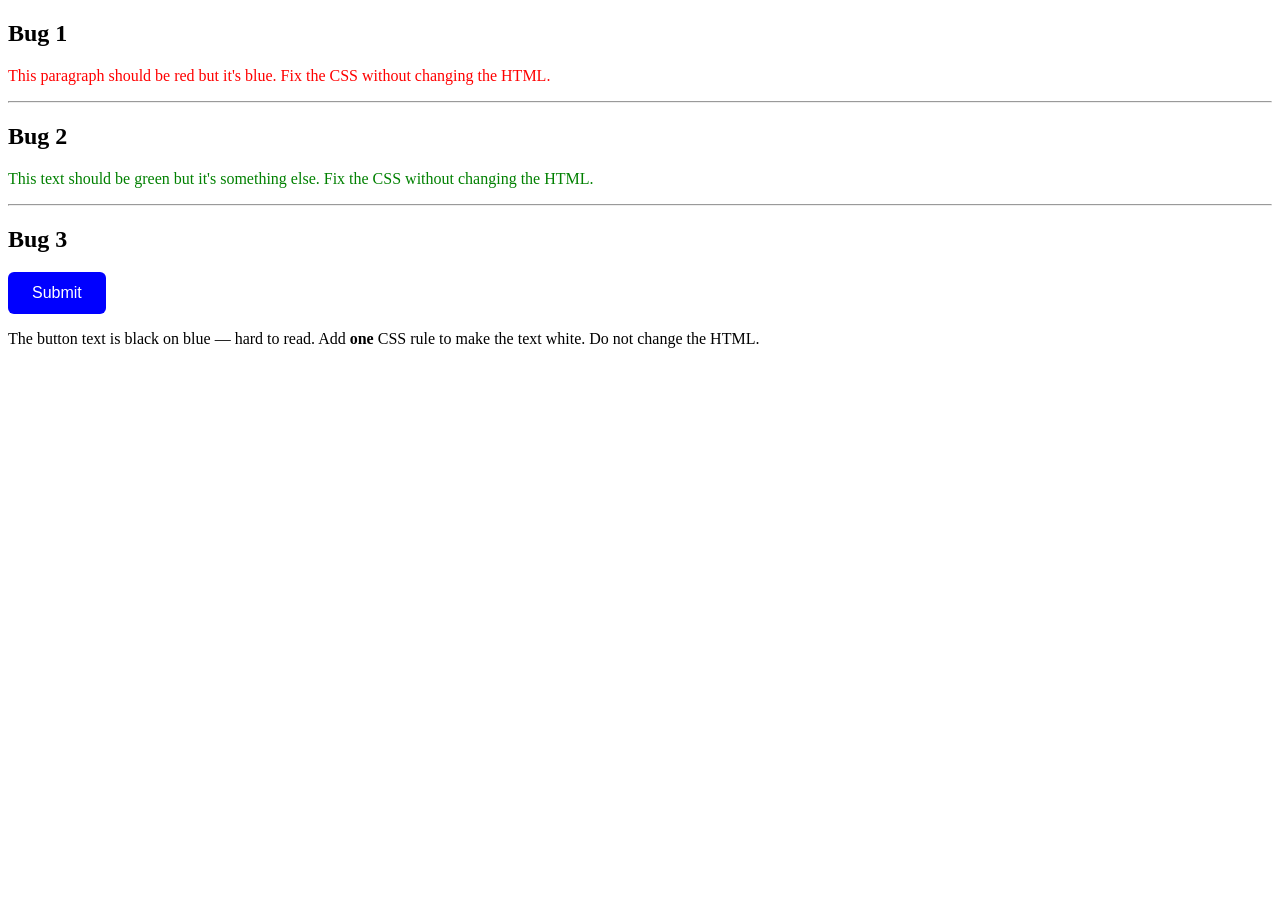
<file: css-ex/exercises/module-01-selectors/exercise-specificity.html>
<!DOCTYPE html>
<html lang="en">
<head>
  <meta charset="UTF-8">
  <meta name="viewport" content="width=device-width, initial-scale=1.0">
  <title>Debug — Specificity</title>
  <link rel="stylesheet" href="exercise-specificity.css">
</head>
<body>

  <section class="exercise">
    <h2>Bug 1</h2>
    <p class="highlight">This paragraph should be red but it's blue. Fix the CSS without changing the HTML.</p>
  </section>

  <hr>

  <section class="exercise">
    <h2>Bug 2</h2>
    <div class="card">
      <p id="special">This text should be green but it's something else. Fix the CSS without changing the HTML.</p>
    </div>
  </section>

  <hr>

  <section class="exercise">
    <h2>Bug 3</h2>
    <button class="btn">Submit</button>
    <p>The button text is black on blue — hard to read. Add <strong>one</strong> CSS rule to make the text white. Do not change the HTML.</p>
  </section>

</body>
</html>
</file>
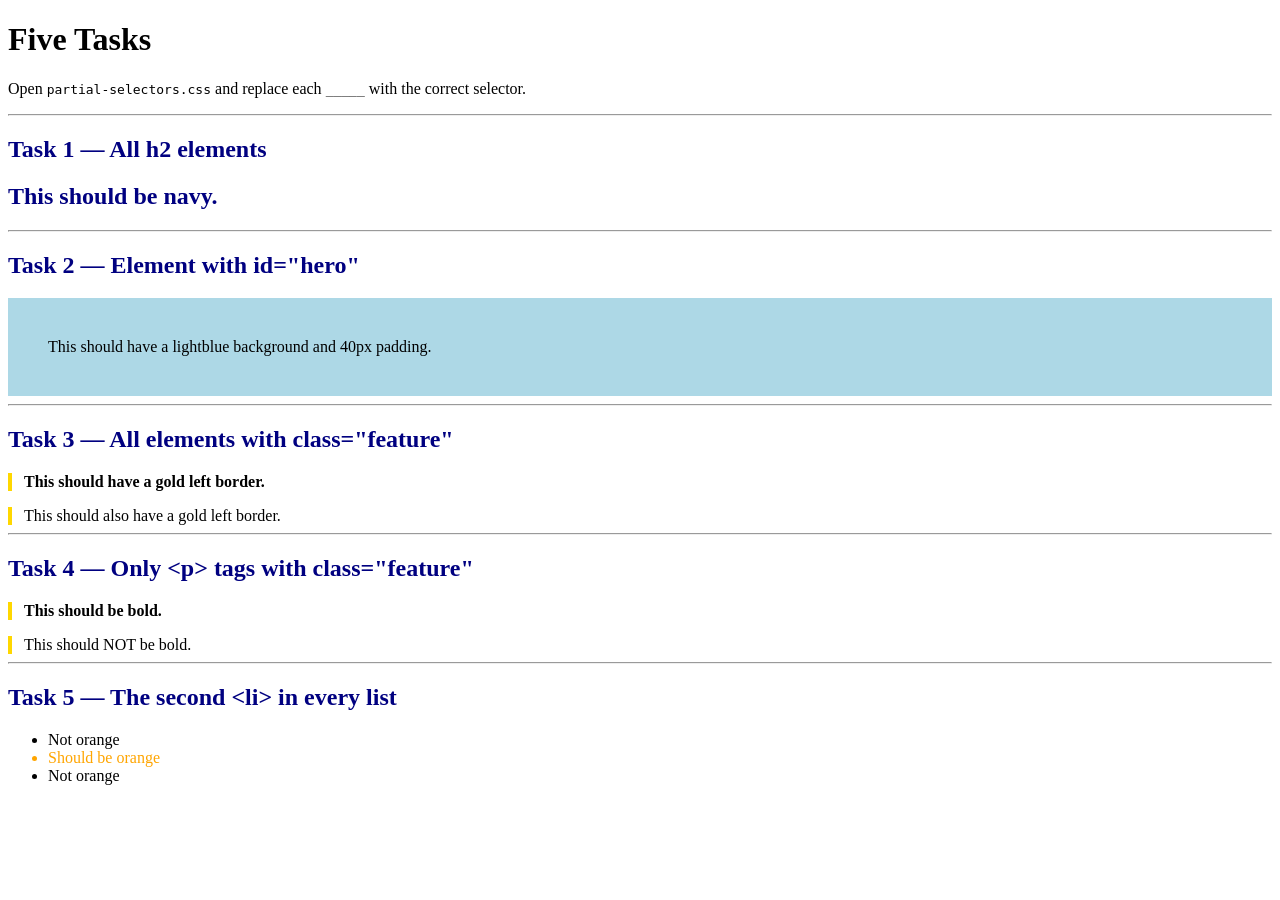
<file: css-ex/exercises/module-01-selectors/partial-selectors.html>
<!DOCTYPE html>
<html lang="en">
<head>
  <meta charset="UTF-8">
  <meta name="viewport" content="width=device-width, initial-scale=1.0">
  <title>Partial — Selectors</title>
  <link rel="stylesheet" href="partial-selectors.css">
</head>
<body>

  <h1>Five Tasks</h1>
  <p>Open <code>partial-selectors.css</code> and replace each <code>_____</code> with the correct selector.</p>

  <hr>

  <h2>Task 1 — All h2 elements</h2>
  <h2>This should be navy.</h2>

  <hr>

  <h2>Task 2 — Element with id="hero"</h2>
  <div id="hero">This should have a lightblue background and 40px padding.</div>

  <hr>

  <h2>Task 3 — All elements with class="feature"</h2>
  <p class="feature">This should have a gold left border.</p>
  <div class="feature">This should also have a gold left border.</div>

  <hr>

  <h2>Task 4 — Only &lt;p&gt; tags with class="feature"</h2>
  <p class="feature">This should be bold.</p>
  <div class="feature">This should NOT be bold.</div>

  <hr>

  <h2>Task 5 — The second &lt;li&gt; in every list</h2>
  <ul>
    <li>Not orange</li>
    <li>Should be orange</li>
    <li>Not orange</li>
  </ul>

</body>
</html>
</file>
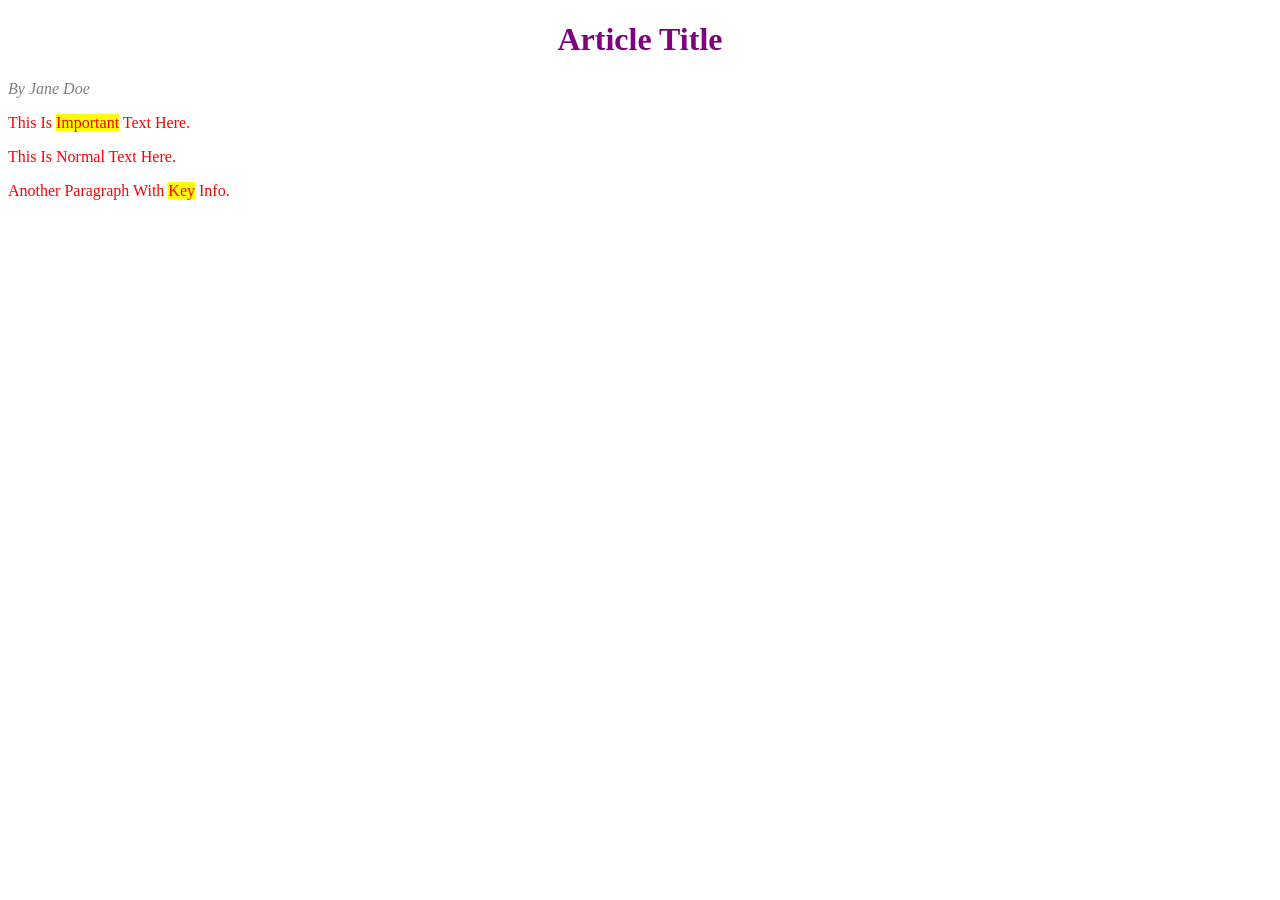
<file: css-ex/exercises/module-01-selectors/scratch-style-article.html>
<!DOCTYPE html>
<html lang="en">
<head>
  <meta charset="UTF-8">
  <meta name="viewport" content="width=device-width, initial-scale=1.0">
  <title>Scratch — Style an Article</title>
  <link rel="stylesheet" href="scratch-style-article.css">
</head>
<body>
  <h1>Article Title</h1>
  <p id="author">By Jane Doe</p>
  <div class="content">
    <p>This is <span class="highlight">important</span> text here.</p>
    <p>This is <span>normal</span> text here.</p>
    <p>Another paragraph with <span class="highlight">key</span> info.</p>
  </div>
</body>
</html>
</file>
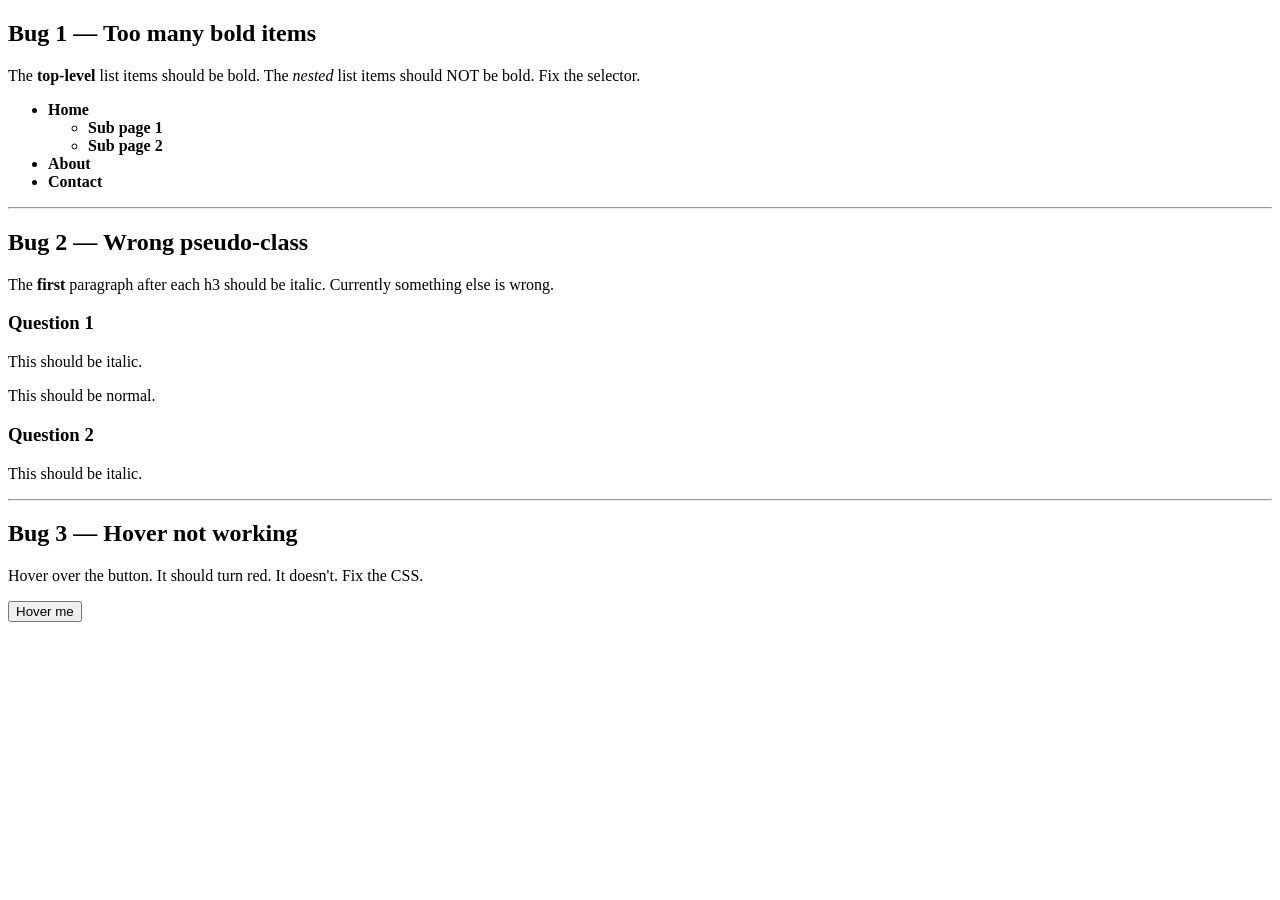
<file: css-ex/exercises/module-02-combinators/exercise-combinators.html>
<!DOCTYPE html>
<html lang="en">
<head>
  <meta charset="UTF-8">
  <meta name="viewport" content="width=device-width, initial-scale=1.0">
  <title>Debug — Combinators</title>
  <link rel="stylesheet" href="exercise-combinators.css">
</head>
<body>

  <section class="exercise">
    <h2>Bug 1 — Too many bold items</h2>
    <p>The <strong>top-level</strong> list items should be bold. The <em>nested</em> list items should NOT be bold. Fix the selector.</p>
    <ul class="nav">
      <li>Home
        <ul>
          <li>Sub page 1</li>
          <li>Sub page 2</li>
        </ul>
      </li>
      <li>About</li>
      <li>Contact</li>
    </ul>
  </section>

  <hr>

  <section class="exercise">
    <h2>Bug 2 — Wrong pseudo-class</h2>
    <p>The <strong>first</strong> paragraph after each h3 should be italic. Currently something else is wrong.</p>
    <div class="faq">
      <h3>Question 1</h3>
      <p>This should be italic.</p>
      <p>This should be normal.</p>
      <h3>Question 2</h3>
      <p>This should be italic.</p>
    </div>
  </section>

  <hr>

  <section class="exercise">
    <h2>Bug 3 — Hover not working</h2>
    <p>Hover over the button. It should turn red. It doesn't. Fix the CSS.</p>
    <button class="btn-hover">Hover me</button>
  </section>

</body>
</html>
</file>
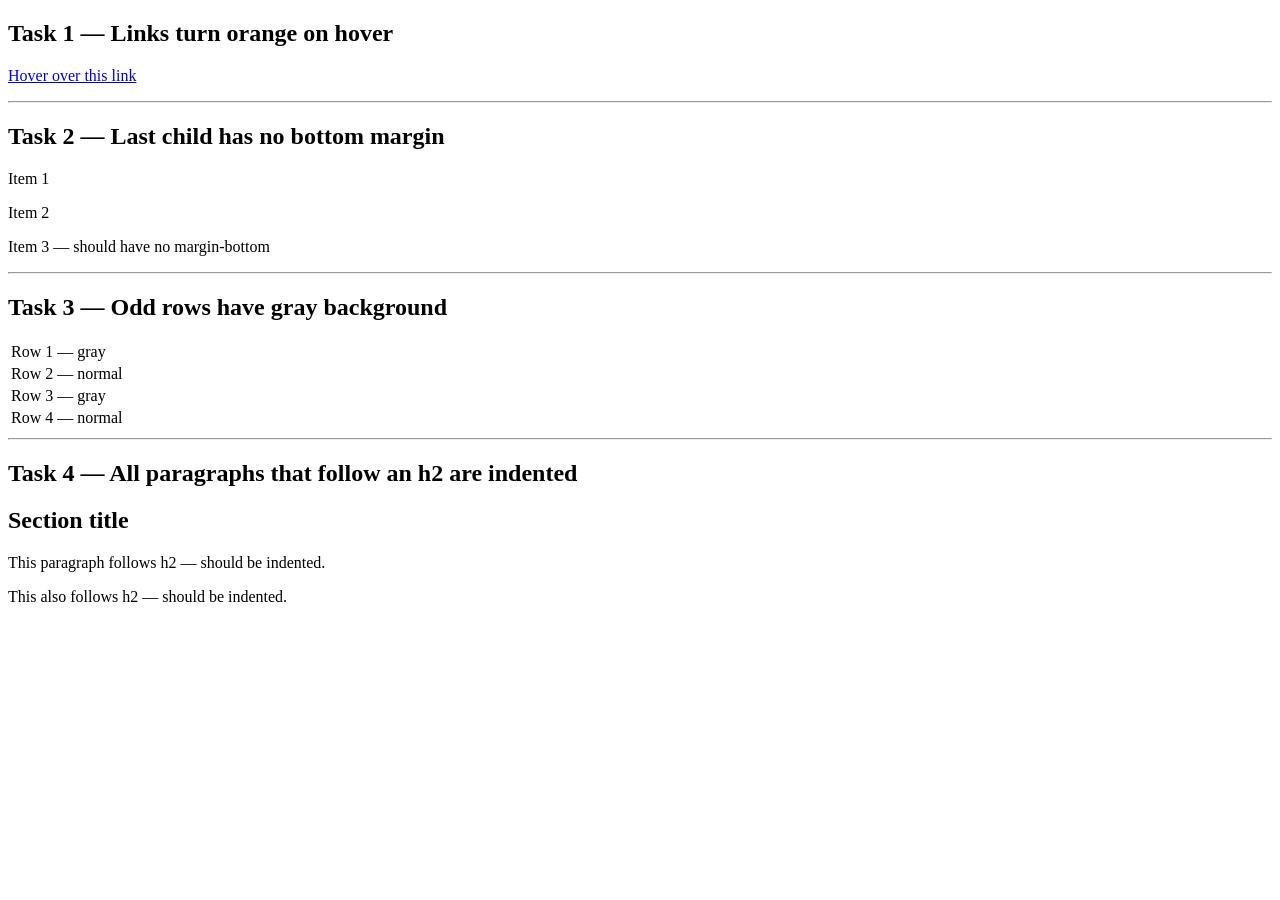
<file: css-ex/exercises/module-02-combinators/partial-pseudo.html>
<!DOCTYPE html>
<html lang="en">
<head>
  <meta charset="UTF-8">
  <meta name="viewport" content="width=device-width, initial-scale=1.0">
  <title>Partial — Pseudo-classes</title>
  <link rel="stylesheet" href="partial-pseudo.css">
</head>
<body>

  <h2>Task 1 — Links turn orange on hover</h2>
  <p><a href="#">Hover over this link</a></p>

  <hr>

  <h2>Task 2 — Last child has no bottom margin</h2>
  <div class="list">
    <p>Item 1</p>
    <p>Item 2</p>
    <p>Item 3 — should have no margin-bottom</p>
  </div>

  <hr>

  <h2>Task 3 — Odd rows have gray background</h2>
  <table>
    <tr><td>Row 1 — gray</td></tr>
    <tr><td>Row 2 — normal</td></tr>
    <tr><td>Row 3 — gray</td></tr>
    <tr><td>Row 4 — normal</td></tr>
  </table>

  <hr>

  <h2>Task 4 — All paragraphs that follow an h2 are indented</h2>
  <h2>Section title</h2>
  <p>This paragraph follows h2 — should be indented.</p>
  <p>This also follows h2 — should be indented.</p>

</body>
</html>
</file>
<file: boxmodel/css.css>
.container{
    padding: 32px 64px 18px 49px;
    box-sizing: border-box;
    border: 1cm, black, solid;
    border-radius: 100px;
    margin: 0 auto;

}

.special{
    padding: 32px 64px 18px 49px;
    box-sizing: border-box;
    border: 1cm, black, solid;
    border-radius: 100px;
    margin: 0 auto;

} 

*{
    padding: 0px;
    margin: 0 px;
    box-sizing: border-box;
}
</file>
<file: css-ex/exercises/capstone-restaurant/style.css>
/* ============================================
   🏆 CAPSTONE — RESTAURANT MENU
   Write ALL CSS from scratch.
   
   The HTML is complete with BEM naming.
   Your job: style everything.

   REQUIREMENTS:
   1. CSS Reset (* { box-sizing: border-box; margin: 0; padding: 0; })
   2. body — font-family sans-serif, background #faf8f5, color #333
   3. .header — text-align center, padding 60px 20px 40px, background #2d3436, color white
      .header__title — font-size 2.5rem, letter-spacing 1px
      .header__subtitle — font-style italic, color #b2bec3, margin-top 8px
   
   4. .nav — display flex, justify-content center, gap 24px, padding 16px, 
      position sticky, top 0, background white, box-shadow, z-index 10
      .nav__link — text-decoration none, color #555, font-weight 600
      .nav__link:hover — color #e17055
   
   5. .menu — max-width 900px, margin auto, padding 40px 20px
      .menu__heading — font-size 1.8rem, margin-bottom 24px, border-bottom 2px solid #e17055, 
      padding-bottom 8px
      .menu__grid — display flex, flex-wrap wrap, gap 24px, justify-content center
   
   6. .menu-item — flex 1 1 260px, border 1px solid #e0e0e0, border-radius 8px, 
      padding 24px, background white, position relative
      .menu-item:hover — box-shadow 0 4px 16px rgba(0,0,0,0.1), translateY -4px, 
      transition all 0.2s ease
      .menu-item__name — font-size 1.2rem, margin-bottom 8px
      .menu-item__desc — color #777, font-size 0.9rem, line-height 1.5, margin-bottom 12px
      .menu-item__price — font-weight bold, color #e17055, font-size 1.1rem
      .menu-item__badge — position absolute, top 8px, right 8px, background #e17055, 
      color white, padding 4px 10px, font-size 0.75rem, border-radius 4px, font-weight bold
      .menu-item__badge--sold — background #636e72
   
   7. .footer — text-align center, padding 32px, background #2d3436, color white, margin-top 40px
      .footer__text — font-size 0.9rem, color #b2bec3
   
   8. RESPONSIVE:
      At max-width: 600px, make .menu__grid flex-direction column
      At max-width: 600px, reduce .header padding
   ============================================ */
</file>
<file: flex/style.css>
.container {
    display: flex;
  justify-content: space-between;
  flex-direction:column;
  height: 500px;
    align-items:stretch;
}   

.box {
width: 100px;
height: 100px;
background-color: blue;
font: bold;
color: white;
font-size: 42px;
}
</file>
<file: project/my-website.css>
* {
  margin: 0;
  padding: 0;
  box-sizing: border-box;
}

body {
  font-family: 'Inter', sans-serif;
  color: #122d40;
  line-height: 1.6;
}

a {
  text-decoration: none;
  color: inherit;
}

ul {
  list-style: none;
}

img {
  max-width: 100%;
}

.container {
  max-width: 1200px;
  margin: 0 auto;
  padding: 0 20px;
}

.btn {
  display: inline-block;
  padding: 12px 30px;
  border-radius: 100px;
  font-weight: 600;
  font-size: 14px;
  cursor: pointer;
  transition: all 0.3s ease;
  border: none;
}

.btn-primary {
  background: #01e281;
  color: #122d40;
}

.btn-primary:hover {
  background: #122d40;
  color: #fff;
}

.btn-outline {
  background: transparent;
  color: #122d40;
  border: 1px solid #122d40;
}

.btn-outline:hover {
  background: #01e281;
  color: #122d40;
  border-color: #01e281;
}

.section-header {
  display: flex;
  justify-content: space-between;
  align-items: center;
  margin-bottom: 40px;
}

.section-header h2 {
  font-size: 36px;
  font-weight: 600;
}

.view-all {
  color: #122d40;
  font-weight: 500;
  border: 1px solid #122d40;
  padding: 10px 25px;
  border-radius: 100px;
  transition: all 0.3s ease;
}

.view-all:hover {
  background: #01e281;
  border-color: #01e281;
}

.top-bar {
  background: #122d40;
  color: #fff;
  padding: 8px 0;
  font-size: 13px;
}

.top-bar .container {
  display: flex;
  justify-content: space-between;
  align-items: center;
}

.top-bar a {
  color: #01e281;
  margin-left: 15px;
  transition: color 0.3s;
}

.top-bar a:hover {
  color: #fff;
}

.header {
  background: #fff;
  padding: 20px 0;
  border-bottom: 1px solid #eee;
}

.header-inner {
  display: flex;
  align-items: center;
  gap: 30px;
}

.logo a {
  font-size: 24px;
  font-weight: 700;
  color: #122d40;
}

.logo-highlight {
  color: #01e281;
}

.search-bar {
  flex: 1;
  display: flex;
  border: 1px solid #ddd;
  border-radius: 100px;
  overflow: hidden;
}

.search-categories {
  border-right: 1px solid #ddd;
}

.search-categories select {
  padding: 12px 15px;
  border: none;
  background: #f9f9f9;
  font-size: 14px;
  cursor: pointer;
  outline: none;
}

.search-bar input {
  flex: 1;
  padding: 12px 20px;
  border: none;
  outline: none;
  font-size: 14px;
}

.search-btn {
  background: #01e281;
  color: #122d40;
  border: none;
  padding: 12px 25px;
  font-weight: 600;
  cursor: pointer;
  transition: background 0.3s;
}

.search-btn:hover {
  background: #122d40;
  color: #fff;
}

.header-actions {
  display: flex;
  align-items: center;
  gap: 20px;
}

.header-icon {
  display: flex;
  align-items: center;
  gap: 8px;
}

.header-icon .icon {
  font-size: 24px;
  position: relative;
}

.cart-count[data-count]:after {
  content: attr(data-count);
  position: absolute;
  top: -8px;
  right: -10px;
  background: #01e281;
  color: #122d40;
  font-size: 11px;
  width: 20px;
  height: 20px;
  border-radius: 50%;
  display: flex;
  align-items: center;
  justify-content: center;
  font-weight: 700;
}

.navbar {
  background: #fff;
  border-bottom: 1px solid #eee;
  padding: 12px 0;
}

.navbar .container {
  display: flex;
  align-items: center;
  justify-content: space-between;
  gap: 20px;
}

.nav-menu {
  display: flex;
  gap: 25px;
}

.nav-menu a {
  font-size: 14px;
  font-weight: 500;
  transition: color 0.3s;
}

.nav-menu a:hover {
  color: #01e281;
}

.nav-menu a.hot {
  color: #ff3f55;
  font-weight: 700;
}

.nav-promos {
  display: flex;
  gap: 15px;
  flex-wrap: wrap;
}

.promo-item {
  font-size: 13px;
  color: #666;
}

.discount {
  background: #ff3f55;
  color: #fff;
  padding: 2px 8px;
  border-radius: 100px;
  font-size: 11px;
  font-weight: 600;
  margin-left: 4px;
}

.hero {
  padding: 60px 0;
  background: #f4f9f5;
}

.hero-content {
  display: flex;
  align-items: center;
  gap: 50px;
}

.hero-text {
  flex: 1;
}

.hero-text h4 {
  font-size: 20px;
  font-weight: 300;
  color: #01e281;
  margin-bottom: 10px;
}

.hero-text h1 {
  font-size: 60px;
  font-weight: 800;
  color: #122d40;
  line-height: 1.1;
  margin-bottom: 20px;
}

.hero-text p {
  font-size: 16px;
  color: #818c96;
  margin-bottom: 30px;
  max-width: 500px;
}

.hero-badges {
  display: flex;
  align-items: center;
  gap: 15px;
  margin-bottom: 30px;
}

.badge {
  background: #01e281;
  color: #122d40;
  padding: 8px 20px;
  border-radius: 100px;
  font-weight: 600;
  font-size: 14px;
}

.badge-or {
  font-weight: 600;
  color: #818c96;
}

.badge-link {
  color: #122d40;
  font-weight: 500;
  border-bottom: 2px solid #01e281;
}

.badge-link:hover {
  color: #01e281;
}

.hero-buttons {
  display: flex;
  gap: 15px;
}

.hero-image {
  flex: 1;
  display: grid;
  grid-template-columns: 1fr 1fr;
  gap: 15px;
}

.hero-card {
  padding: 25px;
  border-radius: 30px;
  position: relative;
}

.green-card {
  background: #01e281;
  color: #122d40;
}

.dark-card {
  background: #122d40;
  color: #fff;
}

.light-card {
  background: #f4f9f5;
  color: #122d40;
  border: 1px solid #ddd;
}

.hero-discount {
  font-size: 14px;
  font-weight: 700;
  display: block;
  margin-bottom: 8px;
}

.hero-card h3 {
  font-size: 22px;
  font-weight: 600;
  margin-bottom: 15px;
}

.shop-link {
  font-size: 12px;
  font-weight: 700;
  letter-spacing: 1px;
  border-bottom: 2px solid currentColor;
  padding-bottom: 3px;
  transition: opacity 0.3s;
}

.shop-link:hover {
  opacity: 0.7;
}

.features {
  padding: 40px 0;
  background: #fff;
}

.features-grid {
  display: flex;
  justify-content: space-between;
  gap: 20px;
}

.feature-item {
  display: flex;
  align-items: center;
  gap: 15px;
  flex: 1;
}

.feature-icon {
  font-size: 36px;
}

.feature-item h4 {
  font-size: 16px;
  font-weight: 600;
}

.feature-item p {
  font-size: 13px;
  color: #818c96;
}

.categories {
  padding: 60px 0;
  background: #fff;
}

.categories-grid {
  display: flex;
  gap: 20px;
  flex-wrap: wrap;
  justify-content: center;
}

.category-card {
  flex: 1;
  min-width: 150px;
  max-width: 190px;
  text-align: center;
  padding: 40px 20px;
  border: 1px solid rgba(18, 45, 64, 0.12);
  border-radius: 20px;
  cursor: pointer;
  transition: all 0.3s ease;
}

.category-card:hover {
  margin-top: -10px;
  border-color: #01e281;
  box-shadow: 0 10px 30px rgba(18, 45, 64, 0.14);
}

.cat-icon {
  font-size: 72px;
  margin-bottom: 15px;
}

.category-card h3 {
  font-size: 18px;
  font-weight: 500;
}

.products {
  padding: 60px 0;
  background: #fff;
}

.products-grid {
  display: grid;
  grid-template-columns: repeat(4, 1fr);
  gap: 25px;
}

.product-card {
  border: 1px solid #eee;
  border-radius: 15px;
  padding: 25px 20px;
  text-align: center;
  position: relative;
  transition: all 0.3s ease;
}

.product-card:hover {
  box-shadow: 0 10px 30px rgba(18, 45, 64, 0.1);
}

.product-badge {
  position: absolute;
  top: 15px;
  left: 15px;
  background: #01e281;
  color: #122d40;
  padding: 4px 12px;
  border-radius: 100px;
  font-size: 11px;
  font-weight: 600;
}

.sale-tag {
  position: absolute;
  top: 15px;
  left: 15px;
  background: #ff3f55;
  color: #fff;
  padding: 4px 12px;
  border-radius: 100px;
  font-size: 11px;
  font-weight: 600;
}

.product-img {
  font-size: 80px;
  margin-bottom: 15px;
}

.product-category {
  font-size: 12px;
  color: #818c96;
  margin-bottom: 8px;
}

.product-card h3 {
  font-size: 16px;
  font-weight: 500;
  margin-bottom: 8px;
}

.rating {
  color: #f5a623;
  font-size: 14px;
  margin-bottom: 10px;
}

.rating span {
  color: #818c96;
  font-size: 13px;
}

.price {
  font-size: 22px;
  font-weight: 700;
  margin-bottom: 15px;
}

.old-price {
  text-decoration: line-through;
  color: #999;
  font-weight: 400;
  font-size: 16px;
  margin-right: 5px;
}

.add-to-cart {
  background: #01e281;
  color: #122d40;
  border: none;
  padding: 10px 25px;
  border-radius: 100px;
  font-weight: 600;
  font-size: 13px;
  cursor: pointer;
  transition: all 0.3s ease;
}

.add-to-cart:hover {
  background: #122d40;
  color: #fff;
}

.sale-banner {
  padding: 60px 0;
  background: linear-gradient(90deg, #01e281, #01e281);
}

.sale-banner-content {
  background: url('https://xtratheme.com/elementor/supermarket/wp-content/uploads/sites/106/2023/05/box-bg.jpg') center/cover no-repeat;
  border-radius: 30px;
  padding: 80px 60px;
}

.sale-text h4 {
  font-size: 18px;
  color: #122d40;
  font-weight: 300;
  margin-bottom: 10px;
}

.sale-text h2 {
  font-size: 42px;
  font-weight: 600;
  color: #122d40;
  margin-bottom: 20px;
}

.sale-text p {
  font-size: 16px;
  color: #122d40;
  margin-bottom: 30px;
  max-width: 500px;
}

.blog {
  padding: 60px 0;
}

.blog-grid {
  display: grid;
  grid-template-columns: repeat(3, 1fr);
  gap: 25px;
}

.blog-card {
  border: 1px solid #eee;
  border-radius: 15px;
  padding: 25px;
  transition: all 0.3s ease;
}

.blog-card:hover {
  box-shadow: 0 10px 30px rgba(18, 45, 64, 0.1);
}

.blog-img {
  font-size: 48px;
  margin-bottom: 15px;
  background: #f4f9f5;
  width: 60px;
  height: 60px;
  border-radius: 15px;
  display: flex;
  align-items: center;
  justify-content: center;
}

.blog-meta {
  display: flex;
  gap: 10px;
  margin-bottom: 12px;
  font-size: 13px;
}

.blog-date {
  color: #818c96;
}

.blog-category {
  background: #122d40;
  color: #fff;
  padding: 2px 15px;
  border-radius: 100px;
  font-size: 11px;
}

.blog-card h3 {
  font-size: 18px;
  font-weight: 500;
  line-height: 1.4;
}

.newsletter {
  padding: 60px 0;
  background: #122d40;
  color: #fff;
  text-align: center;
}

.newsletter-content h2 {
  font-size: 36px;
  font-weight: 600;
  margin-bottom: 20px;
}

.newsletter-content p {
  font-size: 16px;
  color: #ccc;
  max-width: 600px;
  margin: 0 auto 30px;
  font-style: italic;
}

.newsletter-form {
  display: flex;
  max-width: 500px;
  margin: 0 auto;
  border-radius: 100px;
  overflow: hidden;
}

.newsletter-form input {
  flex: 1;
  padding: 15px 25px;
  border: none;
  outline: none;
  font-size: 14px;
}

.newsletter-form button {
  background: #01e281;
  color: #122d40;
  border: none;
  padding: 15px 30px;
  font-weight: 600;
  cursor: pointer;
  transition: background 0.3s;
}

.newsletter-form button:hover {
  background: #fff;
  color: #122d40;
}

.footer {
  padding: 60px 0 0;
  background: #fff;
}

.footer-grid {
  display: grid;
  grid-template-columns: repeat(4, 1fr);
  gap: 40px;
  margin-bottom: 40px;
}

.footer-col h3 {
  font-size: 24px;
  font-weight: 700;
  margin-bottom: 15px;
}

.footer-col h4 {
  font-size: 18px;
  font-weight: 600;
  margin-bottom: 20px;
}

.footer-col p {
  font-size: 14px;
  color: #818c96;
  margin-bottom: 20px;
}

.footer-col ul li {
  margin-bottom: 10px;
  font-size: 14px;
  color: #818c96;
}

.footer-col ul li a {
  transition: color 0.3s;
}

.footer-col ul li a:hover {
  color: #01e281;
}

.social-links {
  display: flex;
  gap: 10px;
}

.social-links a {
  width: 40px;
  height: 40px;
  border-radius: 50%;
  background: #01e281;
  color: #122d40;
  display: flex;
  align-items: center;
  justify-content: center;
  font-weight: 700;
  transition: all 0.3s;
}

.social-links a:hover {
  background: #122d40;
  color: #fff;
}

.footer-bottom {
  padding: 25px 0;
  border-top: 1px solid #eee;
  text-align: center;
  font-size: 14px;
  color: #818c96;
}

@media (max-width: 1024px) {
  .hero-content {
    flex-direction: column;
  }

  .hero-image {
    width: 100%;
  }

  .products-grid {
    grid-template-columns: repeat(3, 1fr);
  }

  .footer-grid {
    grid-template-columns: repeat(2, 1fr);
  }
}

@media (max-width: 768px) {
  .top-bar .container {
    flex-direction: column;
    gap: 5px;
  }

  .header-inner {
    flex-direction: column;
    gap: 15px;
  }

  .search-bar {
    width: 100%;
  }

  .header-actions {
    width: 100%;
    justify-content: center;
  }

  .navbar .container {
    flex-direction: column;
  }

  .nav-menu {
    flex-wrap: wrap;
    justify-content: center;
  }

  .nav-promos {
    justify-content: center;
  }

  .section-header {
    flex-direction: column;
    gap: 15px;
    text-align: center;
  }

  .section-header h2 {
    font-size: 28px;
  }

  .hero-text h1 {
    font-size: 42px;
  }

  .features-grid {
    flex-wrap: wrap;
  }

  .feature-item {
    min-width: 45%;
  }

  .categories-grid {
    gap: 15px;
  }

  .category-card {
    min-width: 140px;
    padding: 25px 15px;
  }

  .products-grid {
    grid-template-columns: repeat(2, 1fr);
  }

  .blog-grid {
    grid-template-columns: repeat(2, 1fr);
  }

  .sale-banner-content {
    padding: 40px 30px;
  }

  .sale-text h2 {
    font-size: 32px;
  }

  .footer-grid {
    grid-template-columns: 1fr 1fr;
  }
}

@media (max-width: 480px) {
  .hero-text h1 {
    font-size: 32px;
  }

  .hero-image {
    grid-template-columns: 1fr;
  }

  .hero-badges {
    flex-wrap: wrap;
  }

  .section-header h2 {
    font-size: 24px;
  }

  .products-grid {
    grid-template-columns: 1fr;
  }

  .blog-grid {
    grid-template-columns: 1fr;
  }

  .category-card {
    min-width: 100%;
    max-width: 100%;
  }

  .feature-item {
    min-width: 100%;
  }

  .footer-grid {
    grid-template-columns: 1fr;
    text-align: center;
  }

  .social-links {
    justify-content: center;
  }

  .newsletter-form {
    flex-direction: column;
    border-radius: 15px;
  }

  .newsletter-form input,
  .newsletter-form button {
    width: 100%;
    border-radius: 0;
  }

  .sale-text h2 {
    font-size: 26px;
  }
}
</file>
<file: css-ex/exercises/module-01-selectors/exercise-specificity.css>
/* ============================================
   DEBUG — SPECIFICITY
   Three CSS bugs for you to fix.
   Rules: Do NOT modify the HTML file.
   ============================================ */


/* --- Bug 1 ---
   Goal: The paragraph with class "highlight" should be red.
   Problem: It's blue right now.
   Fix: remove the extra specificity from the first selector.
*/


.highlight {
  color: red;
}


/* --- Bug 2 ---
   Goal: The paragraph with id="special" inside .card should be green.
   Problem: A more specific selector is overriding #special.
   Fix: remove the extra specificity from the first selector.
*/


#special {
  color: green;
}


/* --- Bug 3 ---
   Goal: The button text should be white on the blue background.
   Current: Button has color: black.
   Add ONE new rule to .btn below to make text white.
   Do not remove the existing color rule.
*/

.btn {
  color: black;
  color: white;
  background: #1d77d1;
  background: blue;
  padding: 12px 24px;
  border: none;
  border-radius: 6px;
  font-size: 1rem;
}
</file>
<file: css-ex/exercises/module-01-selectors/partial-selectors.css>
/* ============================================
   PARTIAL — SELECTORS
   Replace each _____ with the correct selector.
   ============================================ */


/* Task 1 — Select all h2 elements */
h2{
color: navy;
}


/* Task 2 — Select the element with id="hero" */
#hero{
  background: lightblue;
  padding: 40px;
}


/* Task 3 — Select ALL elements with class="feature" */
.feature {
  border-left: 4px solid gold;
  padding-left: 12px;
}


/* Task 4 — Select only <p> tags that have class="feature" */
p.feature {
  font-weight: bold;
}


/* Task 5 — Select only the second <li> in every <ul> */
li:nth-child(2) {
  color: orange;
}
</file>
<file: css-ex/exercises/module-01-selectors/scratch-style-article.css>
/* ============================================
   SCRATCH — STYLE AN ARTICLE
   Write all CSS from scratch.
   
   TASKS:
   1. h1 — deep purple, centered text
   2. Element with id="author" — italic, gray color
   3. All paragraphs inside .content — line-height of 1.8
   4. All span elements with class="highlight" — bold, yellow background
   5. First letter of every paragraph — 2x font size, red
   ============================================ */


   h1{
      color: purple ;
      text-align: center;
   }

   #author {
      color: gray;
      font-style : italic;
   }

   p.content {
      line-height: 1.8;
   }

   .highlight {
      background-color: yellow;
      font-style : bold;
   }

   p {
      text-transform: capitalize;
      color: red;
   }
</file>
<file: css-ex/exercises/module-02-combinators/exercise-combinators.css>
/* ============================================
   DEBUG — COMBINATORS & PSEUDO-CLASSES
   Fix the CSS. Do NOT modify the HTML file.
   ============================================ */


/* --- Bug 1 ---
   Goal: Only top-level li items should be bold.
   Current: ALL li items including nested ones are bold.
   Fix the descendant selector to use a child selector instead.
*/

.nav li {
  font-weight: bold;
}


/* --- Bug 2 ---
   Goal: The first paragraph AFTER each h3 should be italic.
   Current: Something is wrong — all or none are italic.
   Fix the selector.
*/

h3 p {
  font-style: italic;
}


/* --- Bug 3 ---
   Goal: Hovering the button should turn its background red.
   Current: Nothing happens on hover.
   Fix the selector.
*/

.btn-hover hover {
  background: red;
  color: white;
}
</file>
<file: css-ex/exercises/module-02-combinators/partial-pseudo.css>
/* ============================================
   PARTIAL — PSEUDO-CLASSES
   Replace each _____ with the correct selector.
   ============================================ */


/* Task 1 — All <a> links should turn orange when hovered */
_____ {
  color: orange;
}


/* Task 2 — The last <p> inside .list should have margin-bottom: 0 */
.list _____ {
  margin-bottom: 0;
}


/* Task 3 — Odd <tr> rows should have background: #f5f5f5 */
_____ {
  background: #f5f5f5;
}


/* Task 4 — All <p> elements that are siblings of (follow) an <h2> should have margin-left: 20px */
_____ {
  margin-left: 20px;
}
</file>
